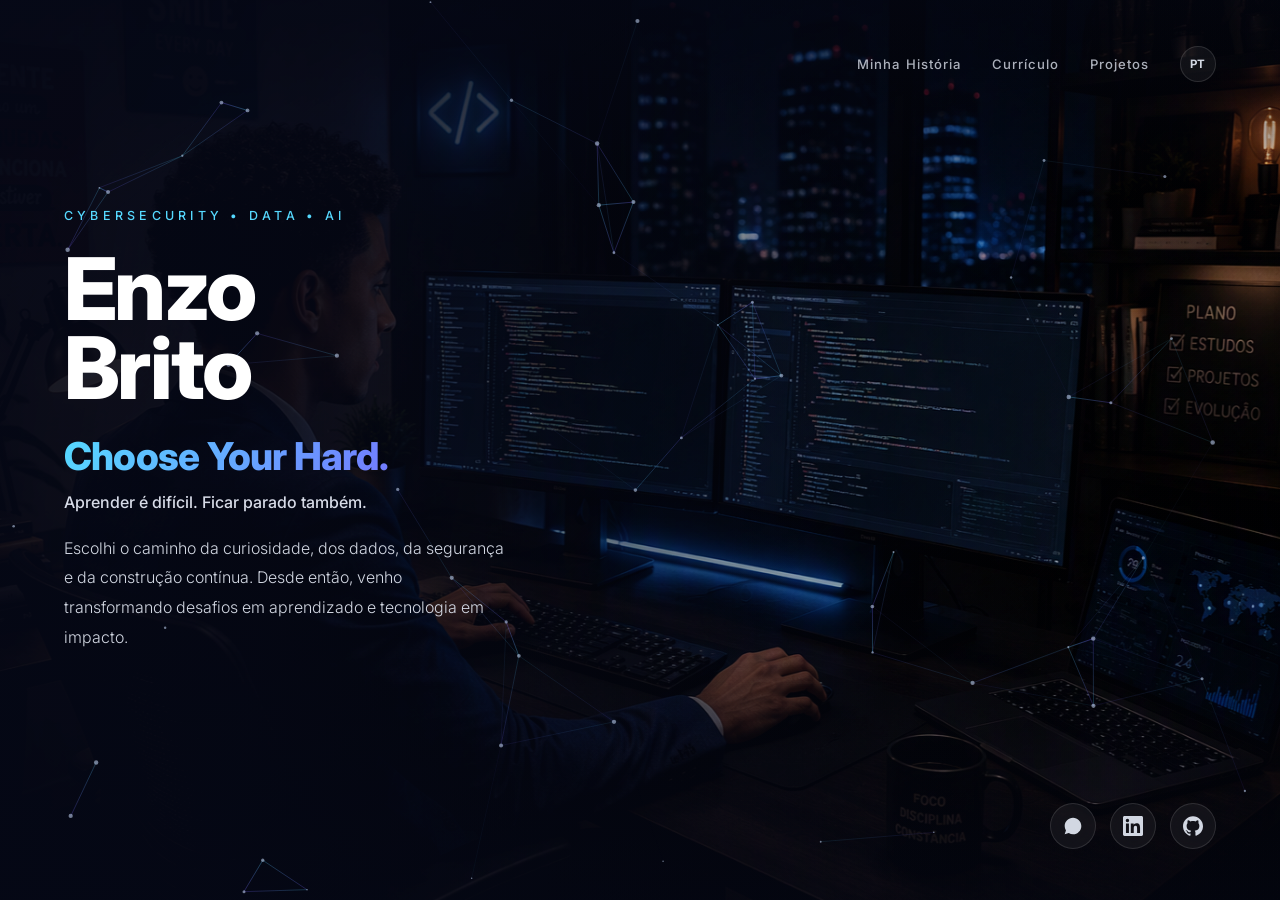
<file: Index.html>
<html lang="pt-BR">
<head>
  <meta charset="UTF-8">
  <meta name="viewport" content="width=device-width, initial-scale=1.0">
  <meta name="description" content="Portfólio - Building My Path. Jornada em Cybersecurity, Data Analytics, IA e Engenharia de Dados.">
  <meta name="theme-color" content="#050816">
  <title>Portfólio – Building My Path</title>
  <link rel="preconnect" href="https://fonts.googleapis.com">
  <link rel="preconnect" href="https://fonts.gstatic.com" crossorigin>
  <link href="https://fonts.googleapis.com/css2?family=Inter:wght@300;400;500;600;700;800&display=swap" rel="stylesheet">
  <link rel="stylesheet" href="css/styles.css">
  <script>try { if (localStorage.getItem('theme') === 'light') document.documentElement.dataset.theme = 'light'; } catch (e) {}</script>
  <noscript>
    <style>.reveal { opacity: 1; transform: none; }</style>
  </noscript>
</head>
<body>
  <section class="hero" id="inicio">
    <!-- Imagem em tela cheia + overlays suaves -->
    <div class="hero_media" data-parallax="1" aria-hidden="true"></div>
    <div class="hero_overlay" aria-hidden="true"></div>
    <!-- Navbar transparente (topo direito) -->
    <nav class="navbar reveal" aria-label="Navegação">
      <a href="MinhaHistoria.html" class="navbar_link" data-i18n="navHistory">Minha História</a>
      <a href="Curriculo.html" class="navbar_link" data-i18n="navResume">Currículo</a>
      <a href="Projetos.html" class="navbar_link" data-i18n="navProjects">Projetos</a>
      <button type="button" class="nav-toggle" aria-label="Abrir menu" aria-expanded="false">☰</button>
      <div class="site-controls">
        <button type="button" class="lang-toggle" aria-label="Idioma / Language">PT</button>
      </div>
    </nav>
    <!-- Conteúdo principal (lado esquerdo) -->
    <div class="content" data-parallax="0.25">
      <span class="badge reveal">Cybersecurity • Data • AI</span>
      <h1 class="title reveal">
        Enzo<br>
        Brito
      </h1>
      <p class="description reveal" data-i18n-html="heroDesc">
        <strong class="hero-lead">Choose Your Hard.</strong>
        <span class="hero-sub">Aprender é difícil. Ficar parado também.</span>
        Escolhi o caminho da curiosidade, dos dados, da segurança e da construção contínua. Desde então, venho transformando desafios em aprendizado e tecnologia em impacto.
      </p>
    </div>
    <!-- Redes sociais (inferior direito) -->
    <div class="social reveal">
      <a href="https://wa.me/11964835563" class="social_icon" target="_blank" rel="noopener noreferrer" aria-label="WhatsApp">
        <svg viewBox="0 0 24 24" aria-hidden="true" focusable="false">
          <path d="M12.03 2C6.48 2 2 6.48 2 12.03c0 1.96.56 3.77 1.53 5.3L2 22l4.93-1.52A10.01 10.01 0 0 0 12.03 22h.01C17.58 22 22 17.52 22 12.03 22 6.48 17.52 2 12.03 2zm3.2 14.44c-.16.45-.92.87-1.27.93-.33.05-.72.07-1.63-.15-1.29-.33-2.15-.96-3.09-1.64-.42-.33-.9-.71-1.14-1.14-.23-.39-.5-1.1-.52-1.49-.03-.4.16-.59.44-.86.26-.25.57-.63.8-.95.2-.3.14-.54-.03-.78-.16-.23-.8-1.89-1.1-2.6-.29-.69-.58-.6-.8-.61-.2-.01-.43-.01-.66-.01-.23 0-.6.08-.92.38-.31.29-1.11 1.08-1.11 2.64 0 1.56 1.14 3.06 1.3 3.27.18.25 2.24 3.43 5.41 4.8.75.32 1.33.51 1.79.65.75.23 1.43.2 1.97.12.6-.09 1.88-.77 2.14-1.51.26-.73.26-1.36.18-1.51-.09-.16-.33-.26-.7-.43z"/>
        </svg>
      </a>
      <a href="https://www.linkedin.com/in/enzo-oliveira-127a72228/" class="social_icon" target="_blank" rel="noopener noreferrer" aria-label="LinkedIn">
        <svg viewBox="0 0 24 24" aria-hidden="true" focusable="false">
          <path d="M20.447 20.452h-3.554v-5.569c0-1.328-.027-3.037-1.852-3.037-1.853 0-2.136 1.445-2.136 2.939v5.667H9.351V9h3.414v1.561h.046c.477-.9 1.637-1.85 3.37-1.85 3.601 0 4.267 2.37 4.267 5.455v6.286zM5.337 7.433a2.062 2.062 0 01-2.063-2.065 2.064 2.064 0 112.063 2.065zm1.782 13.019H3.555V9h3.564v11.452zM22.225 0H1.771C.792 0 0 .774 0 1.729v20.542C0 23.227.792 24 1.771 24h20.451C23.2 24 24 23.227 24 22.271V1.729C24 .774 23.2 0 22.222 0z"/>
        </svg>
      </a>
      <a href="https://github.com/oliveiraenzo" class="social_icon" target="_blank" rel="noopener noreferrer" aria-label="GitHub">
        <svg viewBox="0 0 24 24" aria-hidden="true" focusable="false">
          <path d="M12 .297c-6.63 0-12 5.373-12 12 0 5.303 3.438 9.8 8.205 11.385.6.113.82-.258.82-.577 0-.285-.01-1.04-.015-2.04-3.338.724-4.042-1.61-4.042-1.61C4.422 18.07 3.633 17.7 3.633 17.7c-1.087-.744.084-.729.084-.729 1.205.084 1.838 1.236 1.838 1.236 1.07 1.835 2.809 1.305 3.495.998.108-.776.417-1.305.76-1.605-2.665-.3-5.466-1.332-5.466-5.93 0-1.31.465-2.38 1.235-3.22-.135-.303-.54-1.523.105-3.176 0 0 1.005-.322 3.3 1.23.96-.267 1.98-.399 3-.405 1.02.006 2.04.138 3 .405 2.28-1.552 3.285-1.23 3.285-1.23.645 1.653.24 2.873.12 3.176.765.84 1.23 1.91 1.23 3.22 0 4.61-2.805 5.625-5.475 5.92.42.36.81 1.096.81 2.22 0 1.606-.015 2.896-.015 3.286 0 .315.21.69.825.57C20.565 22.092 24 17.592 24 12.297c0-6.627-5.373-12-12-12z"/>
        </svg>
      </a>
    </div>
  </section>
  <script src="js/script.js"></script>
  <script src="js/site.js"></script>
  <script src="js/effects.js"></script>
</body>
</html>
</file>
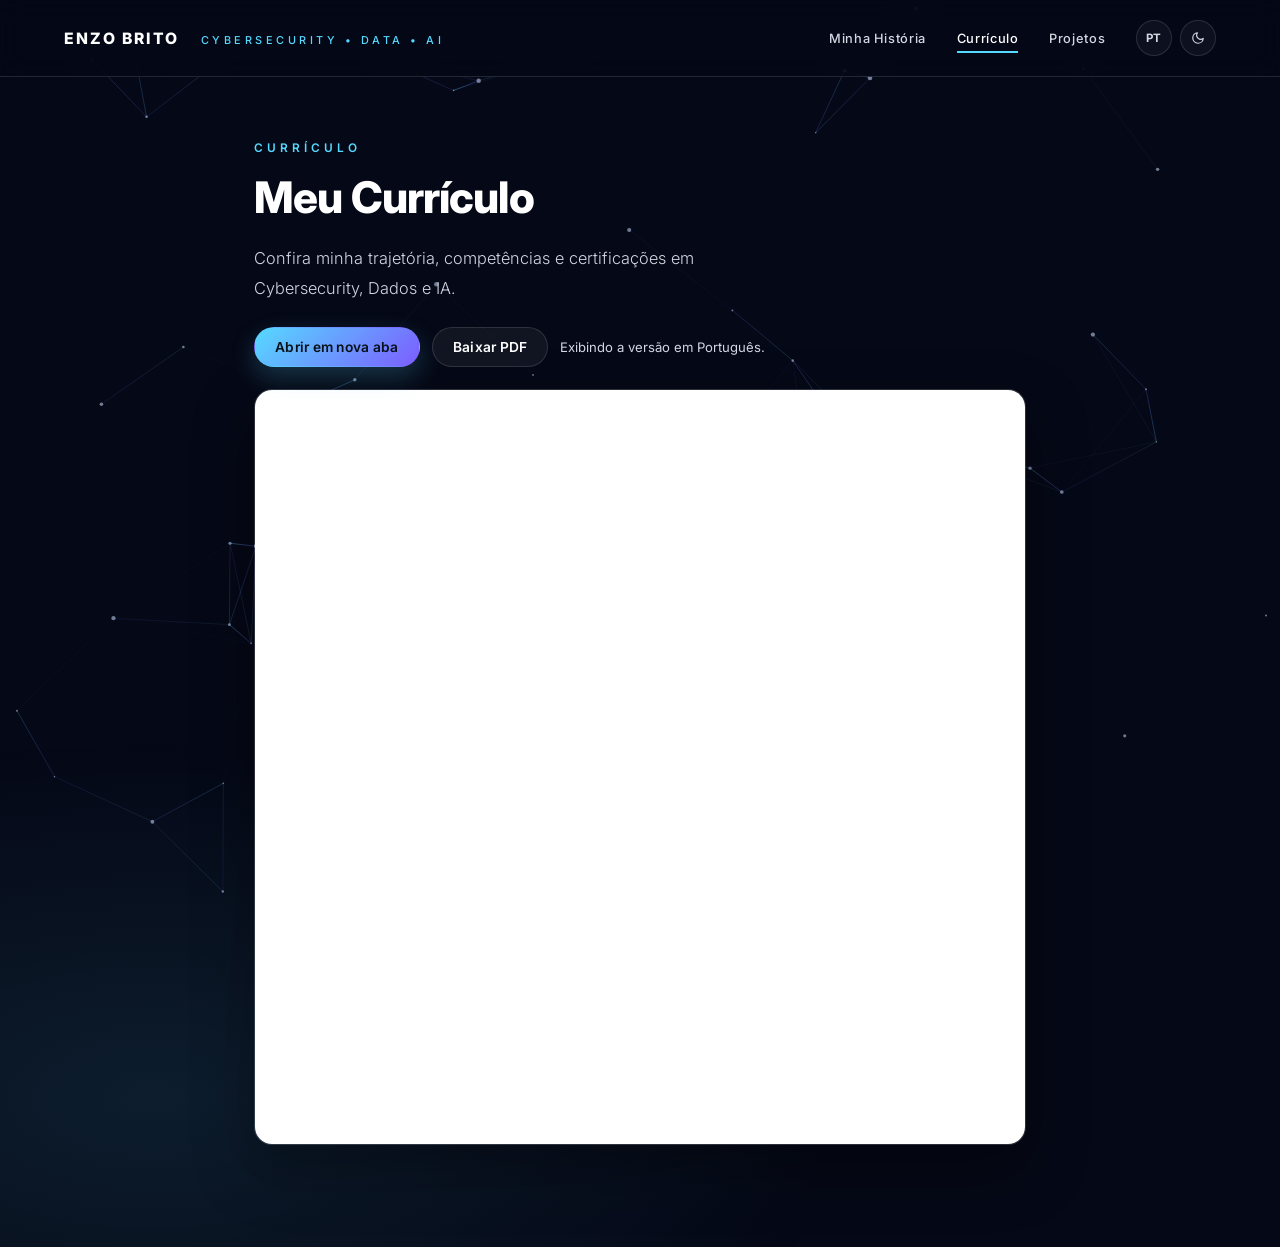
<file: Curriculo.html>
<!DOCTYPE html>
<html lang="pt-BR">
<head>
  <meta charset="UTF-8">
  <meta name="viewport" content="width=device-width, initial-scale=1.0">
  <meta name="description" content="Currículo - Enzo Brito.">
  <meta name="theme-color" content="#050816">
  <title>Currículo - Enzo Brito</title>
  <link rel="preconnect" href="https://fonts.googleapis.com">
  <link rel="preconnect" href="https://fonts.gstatic.com" crossorigin>
  <link href="https://fonts.googleapis.com/css2?family=Inter:wght@300;400;500;600;700;800&display=swap" rel="stylesheet">
  <link rel="stylesheet" href="css/styles.css">
  <link rel="stylesheet" href="css/historia.css">
  <script>try { if (localStorage.getItem('theme') === 'light') document.documentElement.dataset.theme = 'light'; } catch (e) {}</script>
  <noscript>
    <style>.reveal { opacity: 1; transform: none; }</style>
  </noscript>
</head>
<body>
  <header class="mh-header">
    <div class="brand">
      <a href="index.html" class="brand_name">ENZO BRITO</a>
      <span class="brand_tag">Cybersecurity • Data • AI</span>
    </div>
    <nav class="mh-nav" aria-label="Navegação">
      <a href="MinhaHistoria.html" class="mh-nav_link" data-i18n="navHistory">Minha História</a>
      <a href="Curriculo.html" class="mh-nav_link is-active" aria-current="page" data-i18n="navResume">Currículo</a>
      <a href="Projetos.html" class="mh-nav_link" data-i18n="navProjects">Projetos</a>
      <button type="button" class="nav-toggle" aria-label="Abrir menu" aria-expanded="false">☰</button>
      <div class="site-controls">
        <button type="button" class="lang-toggle" aria-label="Idioma / Language">PT</button>
        <button id="themeToggle" class="theme-toggle" type="button" aria-label="Alternar tema" aria-pressed="false">
          <svg class="icon-moon" viewBox="0 0 24 24" aria-hidden="true"><path d="M21 12.79A9 9 0 1 1 11.21 3 7 7 0 0 0 21 12.79z" /></svg>
          <svg class="icon-sun" viewBox="0 0 24 24" aria-hidden="true"><circle cx="12" cy="12" r="5" /><path d="M12 1v2" /><path d="M12 21v2" /><path d="M4.22 4.22l1.42 1.42" /><path d="M18.36 18.36l1.42 1.42" /><path d="M1 12h2" /><path d="M21 12h2" /><path d="M4.22 19.78l1.42-1.42" /><path d="M18.36 5.64l1.42-1.42" /></svg>
        </button>
      </div>
    </nav>
  </header>
  <main class="mh-main">
    <div class="wrap">
      <section class="cv">
        <p class="intro_eyebrow reveal" data-i18n="navResume">Currículo</p>
        <h1 class="intro_title reveal" style="--1:1" data-i18n="cvTitle">Meu Currículo</h1>
        <p class="intro_desc reveal" style="--1:2" data-i18n="cvLead">Confira minha trajetória, competências e certificações em Cybersecurity, Dados e IA.</p>
        <div class="cv_actions reveal" style="--1:3">
          <a id="cvOpen" class="cv_btn cv_btn--primary" href="assets/Curriculo/Enzo_Brito_Cybersecurity_CV_PT1.pdf" target="_blank" rel="noopener noreferrer" data-i18n="cvOpen">Abrir em nova aba</a>
          <a id="cvDownload" class="cv_btn" href="assets/Curriculo/Enzo_Brito_Cybersecurity_CV_PT1.pdf" download data-i18n="cvDownloadLabel">Baixar PDF</a>
          <span class="cv_version" data-i18n="cvVersion">Exibindo a versão em Português.</span>
        </div>
        <div class="cv_viewer reveal" style="--1:4">
          <iframe id="cvFrame" src="assets/Curriculo/Enzo_Brito_Cybersecurity_CV_PT1.pdf#view=FitH" title="Currículo Enzo Brito" loading="lazy"></iframe>
        </div>
      </section>
    </div>
  </main>
  <script src="js/script.js"></script>
  <script src="js/site.js"></script>
  <script src="js/effects.js"></script>
</body>
</html>
</file>
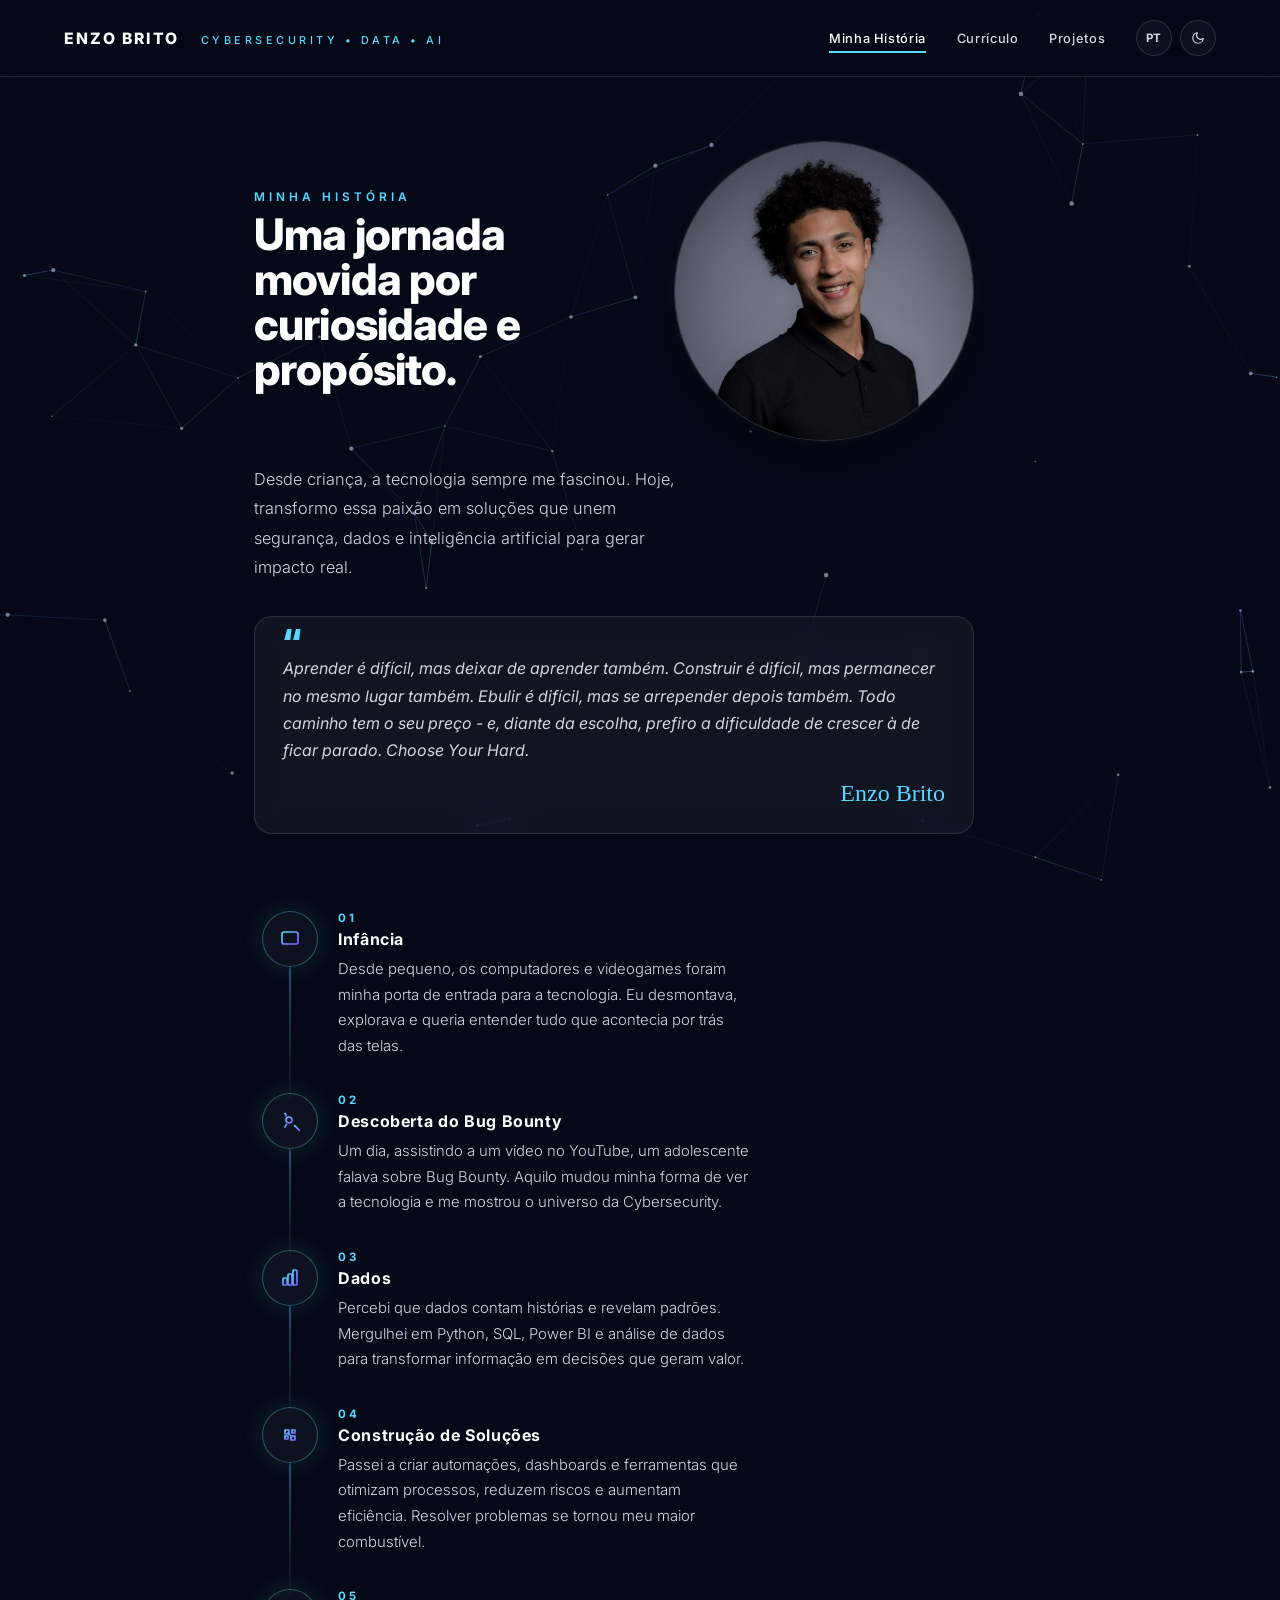
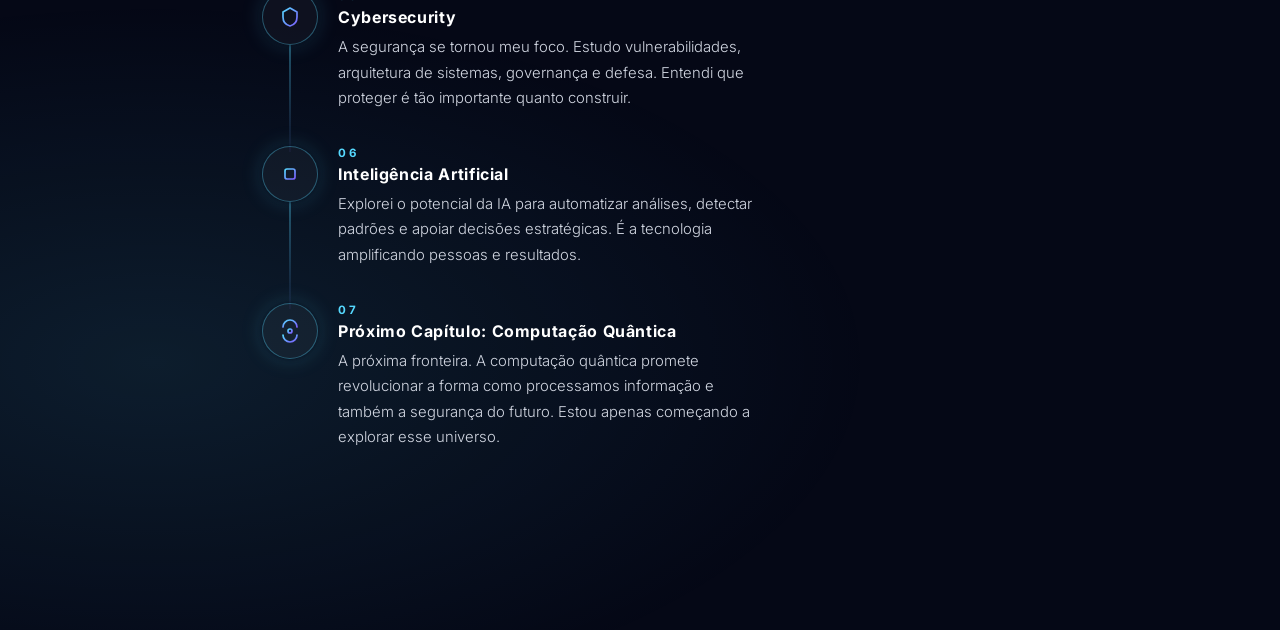
<file: MinhaHistoria.html>
<html lang="pt-BR">
<head>
  <meta charset="UTF-8">
  <meta name="viewport" content="width=device-width, initial-scale=1.0">
  <meta name="description" content="Minha História - Enzo Brito. Uma jornada movida por curiosidade e propósito, unindo Cybersecurity, Dados e IA.">
  <meta name="theme-color" content="#050816">
  <title>Minha História - Enzo Brito</title>
  <link rel="preconnect" href="https://fonts.googleapis.com">
  <link rel="preconnect" href="https://fonts.gstatic.com" crossorigin>
  <link href="https://fonts.googleapis.com/css2?family=Inter:wght@300;400;500;600;700;800&display=swap" rel="stylesheet">
  <link rel="stylesheet" href="css/styles.css">
  <link rel="stylesheet" href="css/historia.css">
  <script>try { if (localStorage.getItem('theme') === 'light') document.documentElement.dataset.theme = 'light'; } catch (e) {}</script>
  <noscript>
    <style>.reveal { opacity: 1; transform: none; }</style>
  </noscript>
</head>
<body>
  <!-- Gradiente reutilizado pelos ícones (stroke) -->
  <svg width="0" height="0" style="position:absolute" aria-hidden="true">
    <defs>
      <linearGradient id="mhgrad" x1="0" y1="0" x2="1" y2="1">
        <stop offset="0" stop-color="#56d9ff" />
        <stop offset="1" stop-color="#7c5dff" />
      </linearGradient>
    </defs>
  </svg>
  <header class="mh-header">
    <div class="brand">
      <a href="index.html" class="brand_name">ENZO BRITO</a>
      <span class="brand_tag">Cybersecurity • Data • AI</span>
    </div>
    <nav class="mh-nav" aria-label="Navegação">
      <a href="MinhaHistoria.html" class="mh-nav_link is-active" aria-current="page" data-i18n="navHistory">Minha História</a>
      <a href="Curriculo.html" class="mh-nav_link" data-i18n="navResume">Currículo</a>
      <a href="Projetos.html" class="mh-nav_link" data-i18n="navProjects">Projetos</a>
      <button type="button" class="nav-toggle" aria-label="Abrir menu" aria-expanded="false">☰</button>
      <div class="site-controls">
        <button type="button" class="lang-toggle" aria-label="Idioma / Language">PT</button>
        <button id="themeToggle" class="theme-toggle" type="button" aria-label="Alternar tema" aria-pressed="false">
          <svg class="icon-moon" viewBox="0 0 24 24" aria-hidden="true"><path d="M21 12.79A9 9 0 1 1 11.21 3 7 7 0 0 0 21 12.79z" /></svg>
          <svg class="icon-sun" viewBox="0 0 24 24" aria-hidden="true"><circle cx="12" cy="12" r="5" /><path d="M12 1v2" /><path d="M12 21v2" /><path d="M4.22 4.22l1.42 1.42" /><path d="M18.36 18.36l1.42 1.42" /><path d="M1 12h2" /><path d="M21 12h2" /><path d="M4.22 19.78l1.42-1.42" /><path d="M18.36 5.64l1.42-1.42" /></svg>
        </button>
      </div>
    </nav>
  </header>
  <main class="mh-main">
    <div class="wrap">
      <!-- Coluna esquerda -->
      <section class="intro">
        <div class="intro_head reveal">
          <img class="intro_photo" src="assets/Foto perfil.jpeg" alt="Foto de Enzo Brito" width="132" height="132" decoding="async">
          <div class="intro_headtext">
            <p class="intro_eyebrow" data-i18n="navHistory">Minha História</p>
            <h1 class="intro_title" data-i18n="introTitle">Uma jornada movida por curiosidade e propósito.</h1>
          </div>
        </div>
        <p class="intro_desc reveal" style="--1:2" data-i18n="introDesc">Desde criança, a tecnologia sempre me fascinou. Hoje, transformo essa paixão em soluções que unem segurança, dados e inteligência artificial para gerar impacto real.</p>
        <figure class="quote reveal" style="--1:3">
          <span class="quote_mark">“</span>
          <blockquote class="quote_text" data-i18n="quoteText">Aprender é difícil, mas deixar de aprender também. Construir é difícil, mas permanecer no mesmo lugar também. Ebulir é difícil, mas se arrepender depois também. Todo caminho tem o seu preço - e, diante da escolha, prefiro a dificuldade de crescer à de ficar parado. Choose Your Hard.</blockquote>
          <figcaption class="quote_sign" data-i18n="quoteSign">Enzo Brito</figcaption>
        </figure>
      </section>
      <!-- Coluna central: timeline -->
      <section class="timeline" aria-label="Linha do tempo">
        <article class="tl-item reveal" style="--1:0">
          <span class="tl-icon"><svg viewBox="0 0 24 24"><rect x="4" y="5" width="16" height="12" rx="2" /><path d="M8 19h8" /><path d="M12 17v2" /></svg></span>
          <div>
            <p class="tl-num">01</p>
            <h2 class="tl-title" data-i18n="t1Title">Infância</h2>
            <p class="tl-desc" data-i18n="t1Desc">Desde pequeno, os computadores e videogames foram minha porta de entrada para a tecnologia. Eu desmontava, explorava e queria entender tudo que acontecia por trás das telas.</p>
          </div>
        </article>
        <article class="tl-item reveal" style="--1:1">
          <span class="tl-icon"><svg viewBox="0 0 24 24"><circle cx="11" cy="11" r="3" /><path d="M16.65 16.65l4.7 4.7" /><path d="M12 4v3" /><path d="M7 4.5l1.5 2.5" /><path d="M4.5 12h3" /><path d="M7 18l1.5-2.5" /></svg></span>
          <div>
            <p class="tl-num">02</p>
            <h2 class="tl-title" data-i18n="t2Title">Descoberta do Bug Bounty</h2>
            <p class="tl-desc" data-i18n="t2Desc">Um dia, assistindo a um vídeo no YouTube, um adolescente falava sobre Bug Bounty. Aquilo mudou minha forma de ver a tecnologia e me mostrou o universo da Cybersecurity.</p>
          </div>
        </article>
        <article class="tl-item reveal" style="--1:2">
          <span class="tl-icon"><svg viewBox="0 0 24 24"><rect x="5" y="12" width="4" height="7" rx="1" /><rect x="10" y="8" width="4" height="11" rx="1" /><rect x="15" y="4" width="4" height="15" rx="1" /></svg></span>
          <div>
            <p class="tl-num">03</p>
            <h2 class="tl-title" data-i18n="t3Title">Dados</h2>
            <p class="tl-desc" data-i18n="t3Desc">Percebi que dados contam histórias e revelam padrões. Mergulhei em Python, SQL, Power BI e análise de dados para transformar informação em decisões que geram valor.</p>
          </div>
        </article>
        <article class="tl-item reveal" style="--1:3">
          <span class="tl-icon"><svg viewBox="0 0 24 24"><path d="M7 7h4v4H7z" /><path d="M13 13h4v4h-4z" /><path d="M7 13h3v3H7z" /><path d="M14 7h3v3h-3z" /><path d="M10 10l4 4" /></svg></span>
          <div>
            <p class="tl-num">04</p>
            <h2 class="tl-title" data-i18n="t4Title">Construção de Soluções</h2>
            <p class="tl-desc" data-i18n="t4Desc">Passei a criar automações, dashboards e ferramentas que otimizam processos, reduzem riscos e aumentam eficiência. Resolver problemas se tornou meu maior combustível.</p>
          </div>
        </article>
        <article class="tl-item reveal" style="--1:4">
          <span class="tl-icon"><svg viewBox="0 0 24 24"><path d="M12 3l7 4v5c0 5-3 8-7 9-4-1-7-4-7-9V7z" /><path d="M12 11v3" /><path d="M10 15h4" /></svg></span>
          <div>
            <p class="tl-num">05</p>
            <h2 class="tl-title" data-i18n="t5Title">Cybersecurity</h2>
            <p class="tl-desc" data-i18n="t5Desc">A segurança se tornou meu foco. Estudo vulnerabilidades, arquitetura de sistemas, governança e defesa. Entendi que proteger é tão importante quanto construir.</p>
          </div>
        </article>
        <article class="tl-item reveal" style="--1:5">
          <span class="tl-icon"><svg viewBox="0 0 24 24"><rect x="7" y="7" width="10" height="10" rx="2" /><path d="M12 5v-2" /><path d="M12 21v2" /><path d="M5 12H3" /><path d="M21 12h-2" /></svg></span>
          <div>
            <p class="tl-num">06</p>
            <h2 class="tl-title" data-i18n="t6Title">Inteligência Artificial</h2>
            <p class="tl-desc" data-i18n="t6Desc">Explorei o potencial da IA para automatizar análises, detectar padrões e apoiar decisões estratégicas. É a tecnologia amplificando pessoas e resultados.</p>
          </div>
        </article>
        <article id="cap-07" class="tl-item reveal" style="--1:6">
          <span class="tl-icon"><svg viewBox="0 0 24 24"><circle cx="12" cy="12" r="2" /><path d="M5 8a7 7 0 0 1 14 0" /><path d="M5 16a7 7 0 0 0 14 0" /><path d="M12 4v4" /><path d="M12 16v4" /></svg></span>
          <div>
            <p class="tl-num">07</p>
            <h2 class="tl-title" data-i18n="t7Title">Próximo Capítulo: Computação Quântica</h2>
            <p class="tl-desc" data-i18n="t7Desc">A próxima fronteira. A computação quântica promete revolucionar a forma como processamos informação e também a segurança do futuro. Estou apenas começando a explorar esse universo.</p>
          </div>
        </article>
      </section>
    </div>
  </main>
  <script src="js/script.js"></script>
  <script src="js/site.js"></script>
  <script src="js/effects.js"></script>
</body>
</html>
</file>
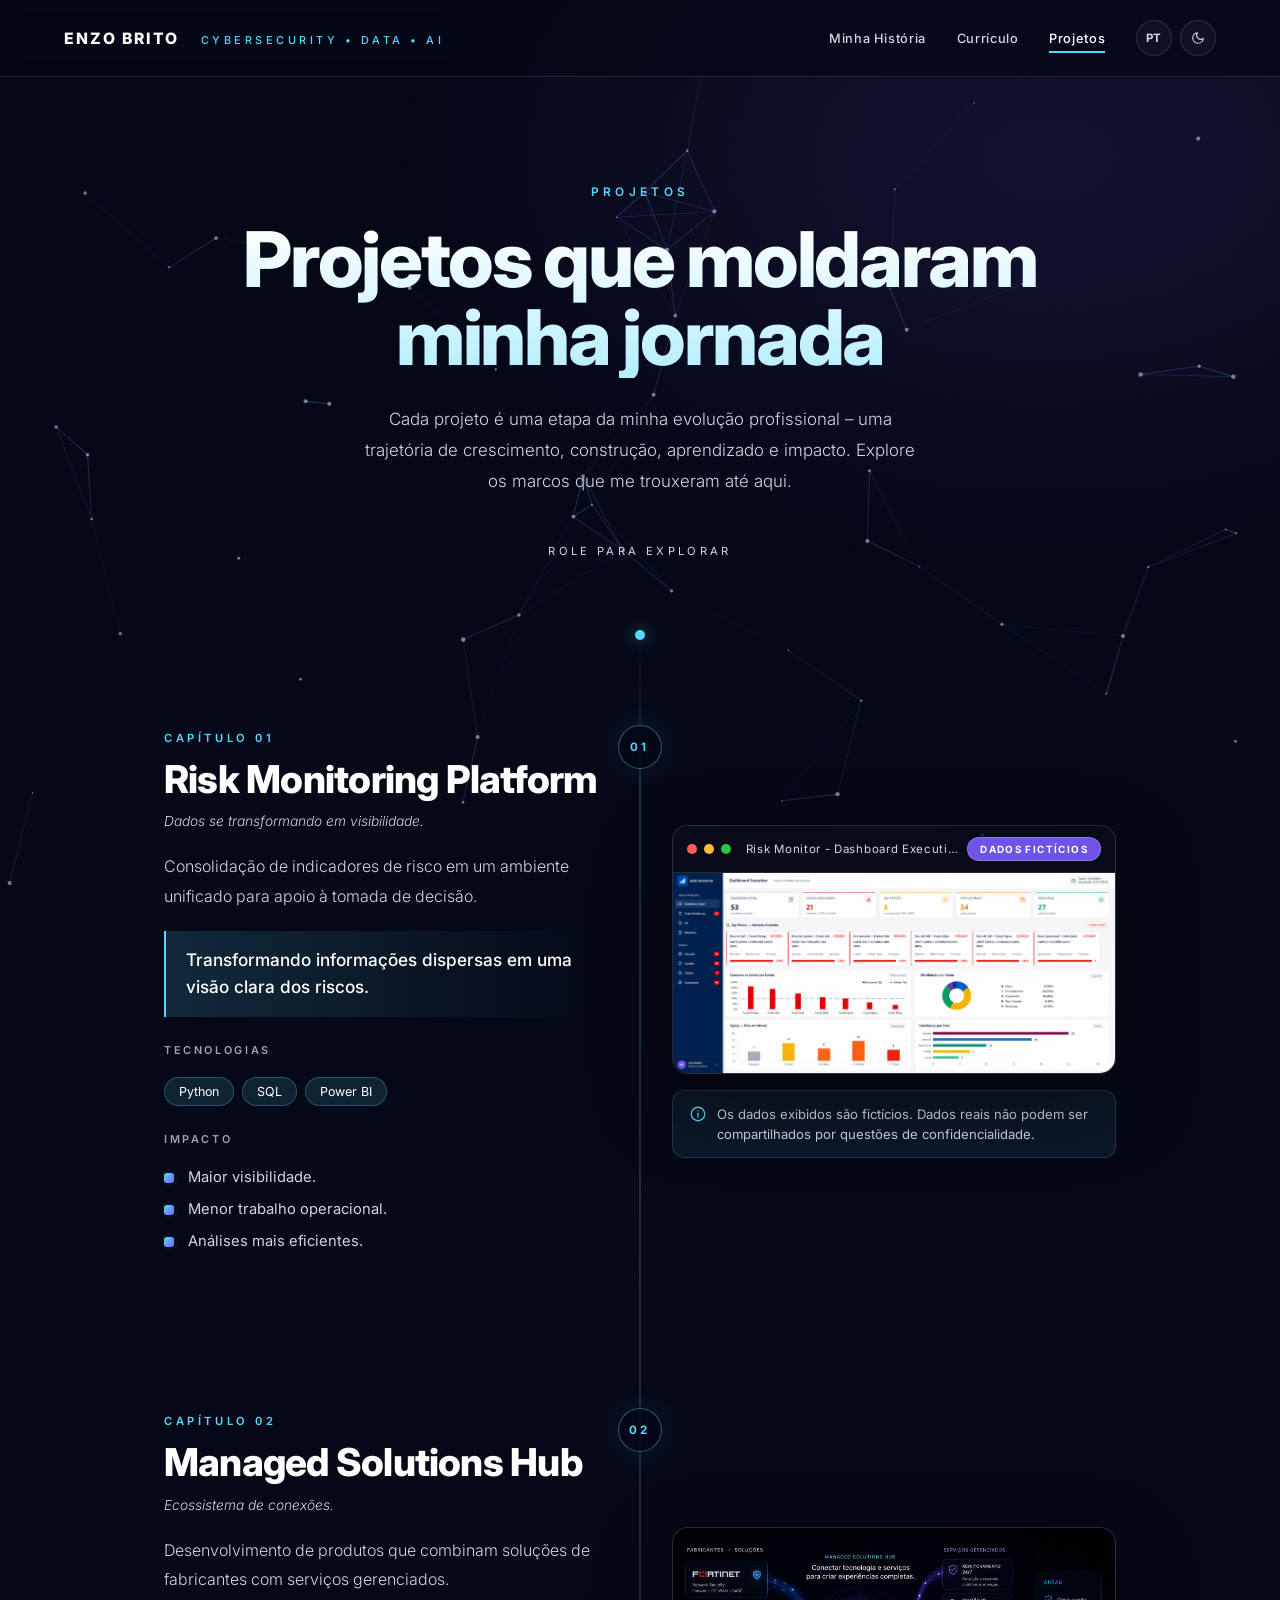
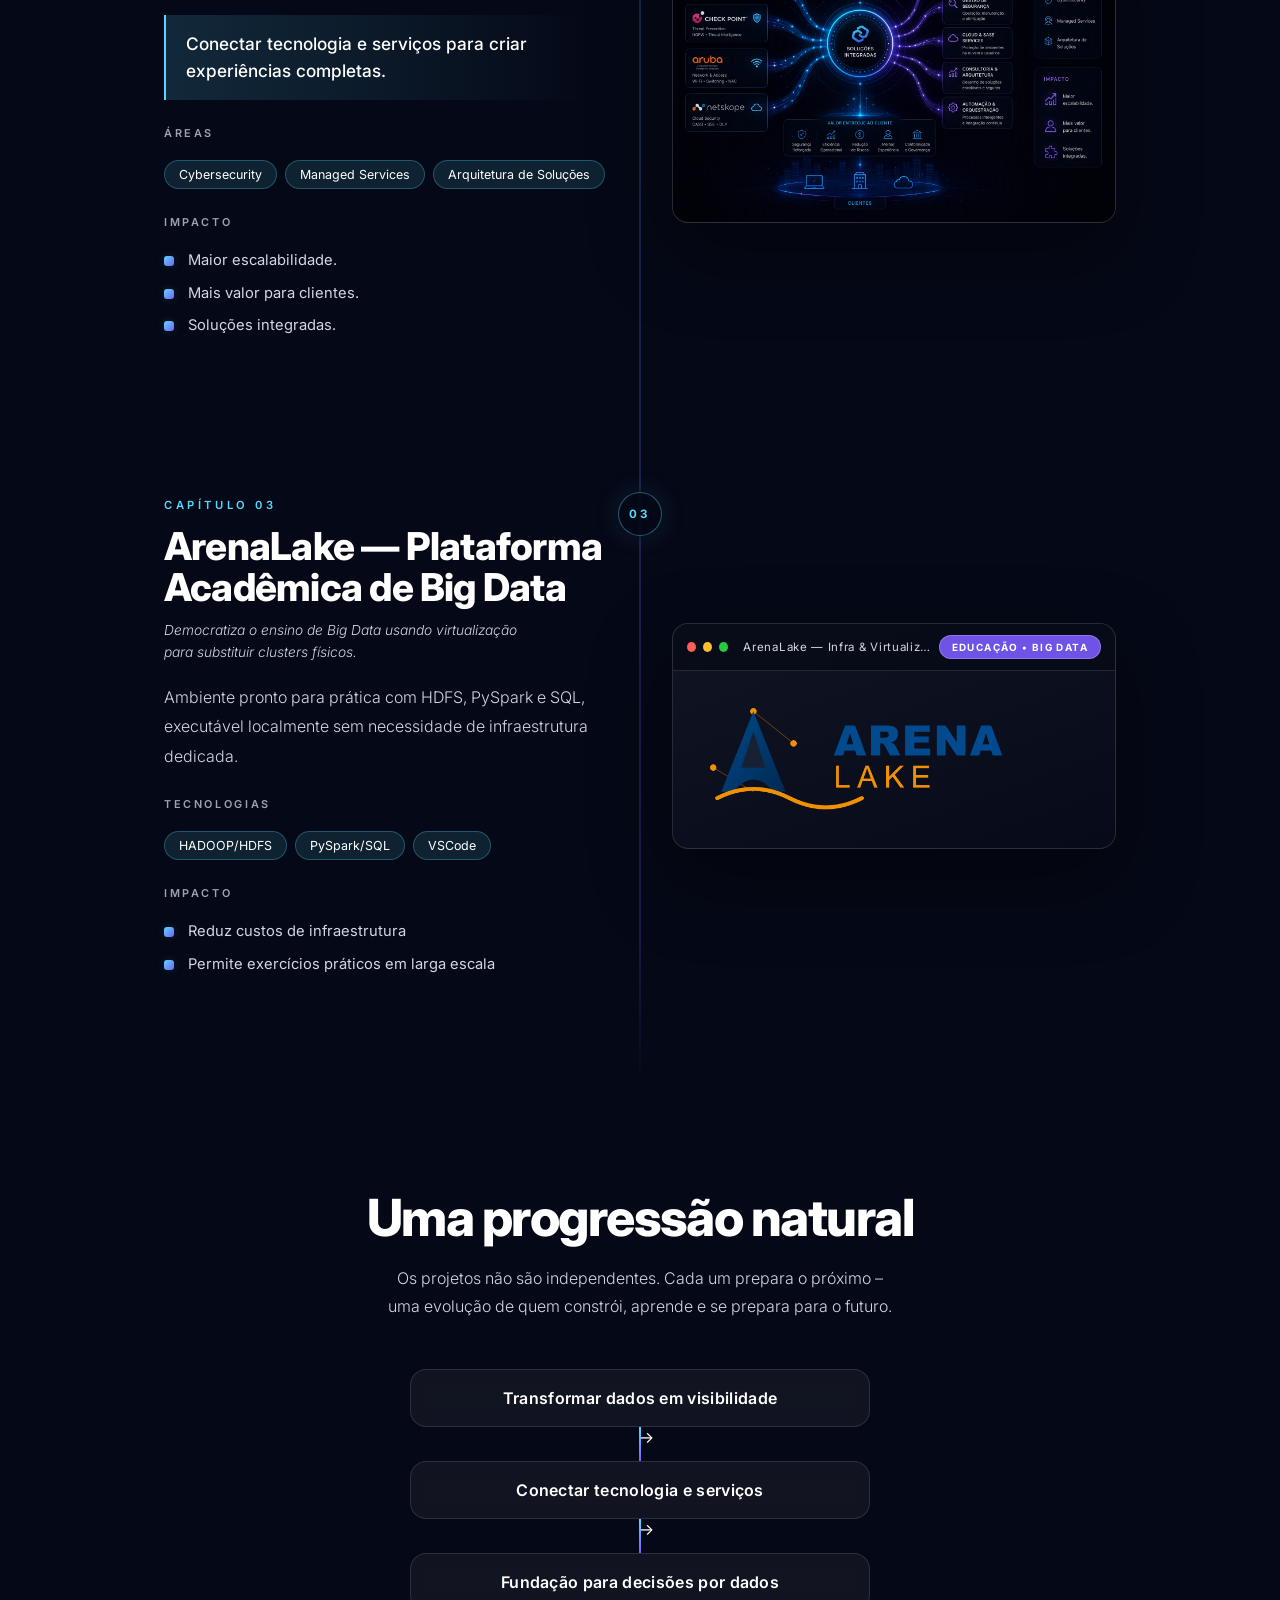
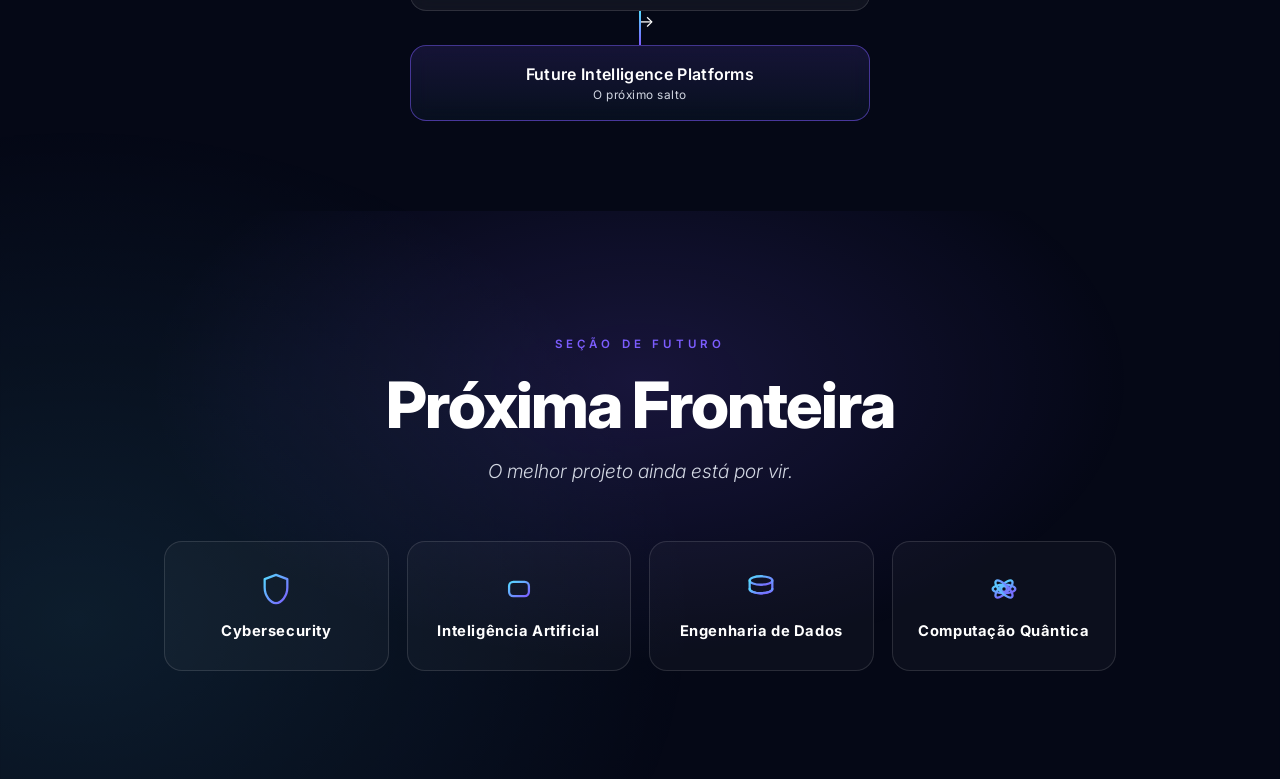
<file: Projetos.html>
<html lang="pt-BR">
<head>
  <meta charset="UTF-8">
  <meta name="viewport" content="width=device-width, initial-scale=1.0">
  <meta name="theme-color" content="#050816">
  <title>Projetos - Enzo Brito</title>
  <link rel="preconnect" href="https://fonts.googleapis.com">
  <link rel="preconnect" href="https://fonts.gstatic.com" crossorigin>
  <link href="https://fonts.googleapis.com/css2?family=Inter:wght@300;400;500;600;700;800&display=swap" rel="stylesheet">
  <link rel="stylesheet" href="css/styles.css">
  <link rel="stylesheet" href="css/historia.css">
  <link rel="stylesheet" href="css/projetos.css">
  <script>try { if (localStorage.getItem('theme') === 'light') document.documentElement.dataset.theme = 'light'; } catch (e) {}</script>
  <noscript>
    <style>.reveal { opacity: 1; transform: none; }</style>
  </noscript>
</head>
<body class="pj-body">
  <!-- Gradiente reutilizado pelos ícones/visuais (stroke) -->
  <svg width="0" height="0" style="position:absolute" aria-hidden="true">
    <defs>
      <linearGradient id="pjgrad" x1="0" y1="0" x2="1" y2="1">
        <stop offset="0" stop-color="#56d9ff" />
        <stop offset="1" stop-color="#7c5dff" />
      </linearGradient>
    </defs>
  </svg>
  <!-- Progresso de rolagem cinematográfico -->
  <div class="pj-progress" aria-hidden="true"><span></span><span></span></div>
  <header class="mh-header">
    <div class="brand">
      <a href="index.html" class="brand_name">ENZO BRITO</a>
      <span class="brand_tag">Cybersecurity • Data • AI</span>
    </div>
    <nav class="mh-nav" aria-label="Navegação">
      <a href="MinhaHistoria.html" class="mh-nav_link" data-i18n="navHistory">Minha História</a>
      <a href="Curriculo.html" class="mh-nav_link" data-i18n="navResume">Currículo</a>
      <a href="Projetos.html" class="mh-nav_link is-active" aria-current="page" data-i18n="navProjects">Projetos</a>
      <button type="button" class="nav-toggle" aria-label="Abrir menu" aria-expanded="false">☰</button>
      <div class="site-controls">
        <button type="button" class="lang-toggle" aria-label="Idioma / Language">PT</button>
        <button id="themeToggle" class="theme-toggle" type="button" aria-label="Alternar tema" aria-pressed="false">
          <svg class="icon-moon" viewBox="0 0 24 24" aria-hidden="true"><path d="M21 12.79A9 9 0 1 1 11.21 3 7 7 0 0 0 21 12.79z" /></svg>
          <svg class="icon-sun" viewBox="0 0 24 24" aria-hidden="true"><circle cx="12" cy="12" r="5" /><path d="M12 1v2" /><path d="M12 21v2" /><path d="M4.22 4.22l1.42 1.42" /><path d="M18.36 18.36l1.42 1.42" /><path d="M1 12h2" /><path d="M21 12h2" /><path d="M4.22 19.78l1.42-1.42" /><path d="M18.36 5.64l1.42-1.42" /></svg>
        </button>
      </div>
    </nav>
  </header>
  <main>
    <!-- ==================== INTRO EDITORIAL ==================== -->
    <section class="pj-hero">
      <div class="pj-wrap">
        <p class="pj-hero_eyebrow reveal" data-i18n="navProjects">Projetos</p>
        <h1 class="pj-hero_title reveal" style="--1:1" data-i18n="pjHeroTitle">Projetos que moldaram minha jornada</h1>
        <p class="pj-hero_desc reveal" style="--1:2" data-i18n="pjHeroDesc">Cada projeto é uma etapa da minha evolução profissional – uma trajetória de crescimento, construção, aprendizado e impacto. Explore os marcos que me trouxeram até aqui.</p>
        <span class="pj-hero_scroll reveal" style="--1:3" data-i18n="pjScroll">Role para explorar<span>↓</span></span>
      </div>
    </section>
    <!-- ==================== TIMELINE DE CAPÍTULOS ==================== -->
    <div class="pj-timeline">
      <span class="pj-timeline_spark" aria-hidden="true"></span>
      <!-- Projeto 01 -->
      <section class="pj-chapter" aria-labelledby="pj1-title">
        <span class="pj-node" aria-hidden="true">01</span>
        <div class="pj-wrap">
          <div class="pj-chapter_grid">
            <div class="pj-chapter_text reveal">
              <p class="pj-chapter_eyebrow" data-i18n="pj1Kicker">Capítulo 01</p>
              <h2 class="pj-chapter_title" id="pj1-title" data-i18n="pj1Title">Risk Monitoring Platform</h2>
              <p class="pj-chapter_theme" data-i18n="pj1Theme">Dados se transformando em visibilidade.</p>
              <p class="pj-chapter_narrative" data-i18n="pj1Narrative">Consolidação de indicadores de risco em um ambiente unificado para apoio à tomada de decisão.</p>
              <p class="pj-chapter_message" data-i18n="pj1Message">Transformando informações dispersas em uma visão clara dos riscos.</p>
              <div class="pj-meta">
                <p class="pj-meta_label" data-i18n="pjLabelTech">Tecnologias</p>
                <div class="pj-chips"><span>Python</span><span>SQL</span><span>Power BI</span></div>
              </div>
              <div class="pj-meta">
                <p class="pj-meta_label" data-i18n="pjLabelImpact">Impacto</p>
                <ul class="pj-impact">
                  <li data-i18n="pj1Imp1">Maior visibilidade.</li>
                  <li data-i18n="pj1Imp2">Menor trabalho operacional.</li>
                  <li data-i18n="pj1Imp3">Análises mais eficientes.</li>
                </ul>
              </div>
            </div>
            <div class="pj-chapter_visual reveal" style="--1:1">
              <figure class="pj-shot">
                <div class="pj-shot_bar">
                  <i></i><i></i><i></i>
                  <span class="pj-shot_title">Risk Monitor - Dashboard Executivo</span>
                  <span class="pj-shot_badge" data-i18n="pjShotBadge">Dados fictícios</span>
                </div>
                <img class="pj-shot_img" src="assets/RiskMonitor.png" alt="Dashboard executivo da Risk Monitoring Platform com indicadores de risco (dados fictícios)" loading="lazy" decoding="async">
              </figure>
              <p class="pj-shot_note">
                <svg viewBox="0 0 24 24" aria-hidden="true"><circle cx="12" cy="12" r="9" /><line x1="12" y1="11" x2="12" y2="16" /><line x1="12" y1="8" x2="12.01" y2="8" /></svg>
                <span data-i18n="pj1Disclaimer">Os dados exibidos são fictícios. Dados reais não podem ser compartilhados por questões de confidencialidade.</span>
              </p>
            </div>
          </div>
        </div>
      </section>
      <!-- Projeto 02 -->
      <section class="pj-chapter" aria-labelledby="pj2-title">
        <span class="pj-node" aria-hidden="true">02</span>
        <div class="pj-wrap">
          <div class="pj-chapter_grid">
            <div class="pj-chapter_text reveal">
              <p class="pj-chapter_eyebrow" data-i18n="pj2Kicker">Capítulo 02</p>
              <h2 class="pj-chapter_title" id="pj2-title" data-i18n="pj2Title">Managed Solutions Hub</h2>
              <p class="pj-chapter_theme" data-i18n="pj2Theme">Ecossistema de conexões.</p>
              <p class="pj-chapter_narrative" data-i18n="pj2Narrative">Desenvolvimento de produtos que combinam soluções de fabricantes com serviços gerenciados.</p>
              <p class="pj-chapter_message" data-i18n="pj2Message">Conectar tecnologia e serviços para criar experiências completas.</p>
              <div class="pj-meta">
                <p class="pj-meta_label" data-i18n="pjLabelAreas">Áreas</p>
                <div class="pj-chips">
                  <span data-i18n="pj2Area1">Cybersecurity</span>
                  <span data-i18n="pj2Area2">Managed Services</span>
                  <span data-i18n="pj2Area3">Arquitetura de Soluções</span>
                </div>
              </div>
              <div class="pj-meta">
                <p class="pj-meta_label" data-i18n="pjLabelImpact">Impacto</p>
                <ul class="pj-impact">
                  <li data-i18n="pj2Imp1">Maior escalabilidade.</li>
                  <li data-i18n="pj2Imp2">Mais valor para clientes.</li>
                  <li data-i18n="pj2Imp3">Soluções integradas.</li>
                </ul>
              </div>
            </div>
            <div class="pj-chapter_visual reveal" style="--1:1">
              <figure class="pj-shot">
                <img class="pj-shot_img" src="assets/Huddle.png" alt="Infográfico do Managed Solutions Hub: fabricantes (Fortinet, Check Point, Aruba, Netscout) conectados a um núcleo de soluções integradas e a serviços gerenciados, com áreas de atuação e impacto." loading="lazy" decoding="async">
              </figure>
            </div>
          </div>
        </div>
      </section>
      <!-- Projeto 03: ArenaLake (resumo) -->
      <section class="pj-chapter" aria-labelledby="pj3-title">
        <span class="pj-node" aria-hidden="true">03</span>
        <div class="pj-wrap">
          <div class="pj-chapter_grid">
            <div class="pj-chapter_text reveal">
              <p class="pj-chapter_eyebrow">Capítulo 03</p>
              <h2 class="pj-chapter_title" id="pj3-title">ArenaLake — Plataforma Acadêmica de Big Data</h2>
              <p class="pj-chapter_theme">Democratiza o ensino de Big Data usando virtualização para substituir clusters físicos.</p>
              <p class="pj-chapter_narrative">Ambiente pronto para prática com HDFS, PySpark e SQL, executável localmente sem necessidade de infraestrutura dedicada.</p>

              <div class="pj-meta">
                <p class="pj-meta_label">Tecnologias</p>
                <div class="pj-chips"><span>HADOOP/HDFS</span><span>PySpark/SQL</span><span>VSCode</span></div>
              </div>

              <div class="pj-meta">
                <p class="pj-meta_label">Impacto</p>
                <ul class="pj-impact">
                  <li>Reduz custos de infraestrutura</li>
                  <li>Permite exercícios práticos em larga escala</li>
                </ul>
              </div>
            </div>

            <div class="pj-chapter_visual reveal" style="--1:1">
              <figure class="pj-shot">
                <div class="pj-shot_bar">
                  <i></i><i></i><i></i>
                  <span class="pj-shot_title">ArenaLake — Infra &amp; Virtualização</span>
                  <span class="pj-shot_badge">Educação • Big Data</span>
                </div>
                <img class="pj-shot_img" src="assets/ArenaLake_Branding.png" alt="Logo ArenaLake" loading="lazy" decoding="async">
              </figure>
            </div>
          </div>
        </div>
      </section>
    </div>
    <!-- ==================== CONEXÃO ENTRE OS PROJETOS ==================== -->
    <section class="pj-flowmap">
      <div class="pj-wrap">
        <h2 class="pj-flowmap_title reveal" data-i18n="pjFlowTitle">Uma progressão natural</h2>
        <p class="pj-flowmap_sub reveal" style="--1:1" data-i18n="pjFlowSub">Os projetos não são independentes. Cada um prepara o próximo – uma evolução de quem constrói, aprende e se prepara para o futuro.</p>
        <div class="pj-steps">
          <div class="pj-step reveal" data-i18n="pjFlow1">Risk Monitoring<small data-i18n="pjFlow1">Transformar dados em visibilidade</small></div>
          <span class="pj-step_arrow reveal" style="--1:1" aria-hidden="true">→</span>
          <div class="pj-step reveal" data-i18n="pjFlow2">Managed Solutions<small data-i18n="pjFlow2">Conectar tecnologia e serviços</small></div>
          <span class="pj-step_arrow reveal" style="--1:2" aria-hidden="true">→</span>
          <div class="pj-step reveal" data-i18n="pjFlow3">Institutional Data Lake<small data-i18n="pjFlow3">Fundação para decisões por dados</small></div>
          <span class="pj-step_arrow reveal" style="--1:2" aria-hidden="true">→</span>
          <div class="pj-step pj-step--future reveal" style="--1:3">Future Intelligence Platforms<small data-i18n="pjFlow4">O próximo salto</small></div>
        </div>
      </div>
    </section>
    <!-- ==================== PRÓXIMA FRONTEIRA ==================== -->
    <section class="pj-future" id="proxima-fronteira">
      <div class="pj-wrap">
        <p class="pj-future_eyebrow reveal" data-i18n="pjFutureKicker">Seção de Futuro</p>
        <h2 class="pj-future_title reveal" style="--1:1" data-i18n="pjFutureTitle">Próxima Fronteira</h2>
        <p class="pj-future_msg reveal" style="--1:2" data-i18n="pjFutureMsg">O melhor projeto ainda está por vir.</p>
        <div class="pj-frontiers">
          <div class="pj-frontier reveal">
            <svg viewBox="0 0 24 24" aria-hidden="true"><path d="M12 2 4 5v6c0 6.08 4.12 10.74 8 11 3.88-.26 8-4.92 8-11V5l-8-3z" /><path d="M12 11v4" /><path d="M10 9h4" /></svg>
            <h3 data-i18n="pjF1">Cybersecurity</h3>
          </div>
          <div class="pj-frontier reveal" style="--1:1">
            <svg viewBox="0 0 24 24" aria-hidden="true"><rect x="5" y="7" width="14" height="10" rx="3" /><line x1="9" y1="7" x2="9" y2="5" /><line x1="15" y1="7" x2="15" y2="5" /><line x1="9" y1="17" x2="9" y2="19" /><line x1="15" y1="17" x2="15" y2="19" /><line x1="5" y1="11" x2="3" y2="11" /><line x1="21" y1="11" x2="19" y2="11" /><line x1="5" y1="13" x2="3" y2="13" /><line x1="21" y1="13" x2="19" y2="13" /></svg>
            <h3 data-i18n="pjF2">Inteligência Artificial</h3>
          </div>
          <div class="pj-frontier reveal" style="--1:2">
            <svg viewBox="0 0 24 24" aria-hidden="true"><ellipse cx="12" cy="6" rx="8" ry="3" /><path d="M4 6v6c0 1.66 3.58 3 8 3s8-1.34 8-3V6" /><path d="M4 12c0 1.66 3.58 3 8 3s8-1.34 8-3" /><path d="M8 18v2" /><path d="M16 18v2" /><path d="M10 18h4" /></svg>
            <h3 data-i18n="pjF3">Engenharia de Dados</h3>
          </div>
          <div class="pj-frontier reveal" style="--1:3">
            <svg viewBox="0 0 24 24" aria-hidden="true"><circle cx="12" cy="12" r="2" /><ellipse cx="12" cy="12" rx="8" ry="3" /><ellipse cx="12" cy="12" rx="3" ry="8" transform="rotate(45 12 12)" /><ellipse cx="12" cy="12" rx="3" ry="8" transform="rotate(-45 12 12)" /></svg>
            <h3 data-i18n="pjF4">Computação Quântica</h3>
          </div>
        </div>
      </div>
    </section>
  </main>
  <script src="js/script.js"></script>
  <script src="js/site.js"></script>
  <script src="js/effects.js"></script>
  <script src="js/projetos.js"></script>
</body>
</html>
</file>
<file: css/styles.css>
:root {
  --bg: #050816;
  --accent: #56d9ff;
  --accent-2: #7c5dff;
  --text: #ffffff;
  --muted: #d2d7e2;
  --line: rgba(255, 255, 255, 0.12);
  --ease: cubic-bezier(0.22, 1, 0.36, 1);
  --pad: clamp(26px, 5vw, 90px);
}

* {
  margin: 0;
  padding: 0;
  box-sizing: border-box;
}

html {
  scroll-behavior: smooth;
  background: var(--bg);
}

body {
  font-family: 'Inter', -apple-system, BlinkMacSystemFont, 'Segoe UI', sans-serif;
  /* Fundo sólido movido para <html> para que o canvas de partículas
     (.fx-net, z-index:-1) fique visível atrás do conteúdo. */
  background: transparent;
  color: var(--text);
  -webkit-font-smoothing: antialiased;
  text-rendering: optimizeLegibility;
  overflow-x: hidden;
}

a { text-decoration: none; color: inherit; }

/* ==================== THEME TOKENS (extra + light mode) ==================== */
:root {
  --surface: rgba(255, 255, 255, 0.05);
  --card-bg: rgba(255, 255, 255, 0.05);
  --card-border: rgba(255, 255, 255, 0.12);
  --heading: #ffffff;
  --dots: rgba(86, 217, 255, 0.10);
}

html[data-theme="light"] {
  --bg: #eef1f8;
  --text: #0b1020;
  --muted: #48506b;
  --line: rgba(9, 14, 34, 0.14);
  --surface: rgba(9, 14, 34, 0.03);
  --card-bg: rgba(255, 255, 255, 0.75);
  --card-border: rgba(9, 14, 34, 0.10);
  --heading: #0b1020;
  --dots: rgba(124, 93, 255, 0.10);
}

/* ==================== SITE CONTROLS (theme + language) ==================== */
.site-controls { display: inline-flex; align-items: center; gap: 8px; }
.lang-toggle { display: inline-flex; align-items: center; justify-content: center;
  min-width: 36px; height: 36px; padding: 0 10px; border-radius: 100px; font-family: 'Inter', sans-serif;
  font-size: 0.72rem; font-weight: 700; letter-spacing: 0.08em; color: var(--muted); background: var(--surface);
  border: 1px solid var(--line); cursor: pointer; transition: color 0.2s var(--ease), border-color 0.2s var(--ease),
  background 0.2s var(--ease); }
.lang-toggle:hover { color: var(--heading); border-color: rgba(86, 217, 255, 0.45); transform: translateY(-1px); }
.theme-toggle { display: inline-flex; align-items: center; justify-content: center; width: 36px; height: 36px;
  border-radius: 50%; color: var(--muted); background: var(--surface); border: 1px solid var(--line);
  cursor: pointer; transition: color 0.2s var(--ease), border-color 0.2s var(--ease), transform 0.2s var(--ease); }
.theme-toggle:hover { color: var(--heading); border-color: rgba(86, 217, 255, 0.45); transform: translateY(-1px); }
.theme-toggle svg { width: 16px; height: 16px; fill: none; stroke: currentColor; stroke-width: 2; stroke-linecap: round; stroke-linejoin: round; }
.theme-toggle .icon-moon { display: block; }
.theme-toggle .icon-sun { display: none; }
html[data-theme="light"] .theme-toggle .icon-sun { display: block; }
html[data-theme="light"] .theme-toggle .icon-moon { display: none; }

/* Hero fica sobre uma imagem escura -> manter conteúdo claro em qualquer tema */
html[data-theme="light"] .hero .title { color: #f4f7ff; }
html[data-theme="light"] .hero .description { color: rgba(233, 238, 250, 0.86); }
html[data-theme="light"] .hero .navbar_link { color: #fff; }
html[data-theme="light"] .hero .navbar_link:hover { color: rgba(233, 238, 250, 0.85); background: rgba(255, 255, 255, 0.10); border-color: rgba(255, 255, 255, 0.22); }
html[data-theme="light"] .hero .lang-toggle { color: #fff; background: rgba(255, 255, 255, 0.10); border-color: rgba(255, 255, 255, 0.22); }
html[data-theme="light"] .hero .lang-toggle:hover { color: rgba(233, 238, 250, 0.85); background: rgba(255, 255, 255, 0.10); border-color: rgba(255, 255, 255, 0.22); }
html[data-theme="light"] .hero .theme-toggle { color: #fff; background: rgba(255, 255, 255, 0.10); border-color: rgba(255, 255, 255, 0.22); }
html[data-theme="light"] .hero .theme-toggle:hover { color: rgba(233, 238, 250, 0.85); }
html[data-theme="light"] .hero .social_icon { color: rgba(233, 238, 250, 0.85); }

/* ==================== HERO ==================== */
.hero {
  position: relative;
  min-height: 100vh;
  min-height: 100dvh;
  overflow: hidden;
  isolation: isolate;
}

/* Imagem em tela cheia (protagonista) */
.hero_media {
  position: absolute;
  inset: 0;
  z-index: 0;
  width: 100%;
  height: 100%;
  background: url("../assets/Designer.png") no-repeat center right / cover;
  background-size: cover;
  transform: scale(1.06) translate(var(--px, 0px), var(--py, 0px));
  opacity: 0;
  transition: opacity 1.6s var(--ease);
  will-change: transform, opacity;
}

body.is-loaded .hero_media { opacity: 1; }

/* Overlays suaves: escurece à esquerda para legibilidade, revela a foto à direita */
.hero_overlay {
  position: absolute;
  inset: 0;
  z-index: 1;
  pointer-events: none;
  background:
    linear-gradient(
      100deg,
      rgba(5, 8, 22, 0.95) 0%,
      rgba(5, 8, 22, 0.82) 26%,
      rgba(5, 8, 22, 0.45) 52%,
      rgba(5, 8, 22, 0.08) 78%,
      rgba(5, 8, 22, 0.02) 100%
    ),
    linear-gradient(
      180deg,
      rgba(5, 8, 22, 0.55) 0%,
      rgba(5, 8, 22, 0.05) 22%,
      rgba(5, 8, 22, 0.05) 66%,
      rgba(5, 8, 22, 0.62) 100%
    );
}

/* ==================== NAVBAR ==================== */
.navbar {
  position: absolute;
  top: clamp(26px, 4vw, 46px);
  right: var(--pad);
  z-index: 4;
  display: flex;
  align-items: center;
  justify-content: flex-end;
  gap: clamp(18px, 2.4vw, 36px);
}

.site-controls {
  display: flex;
  align-items: center;
  gap: 12px;
}

.nav-toggle {
  display: none;
  align-items: center;
  justify-content: center;
  width: 44px;
  height: 44px;
  border-radius: 50%;
  border: 1px solid var(--line);
  background: var(--surface);
  color: var(--muted);
  cursor: pointer;
  transition: transform 0.3s var(--ease), background 0.3s var(--ease), border-color 0.3s var(--ease), color 0.3s var(--ease);
  font-size: 1.25rem;
  line-height: 1;
  z-index: 10005;
}

.nav-toggle:hover {
  transform: translateY(-1px);
  background: rgba(86, 217, 255, 0.08);
  border-color: rgba(86, 217, 255, 0.35);
  color: #fff;
}

.navbar_link {
  display: inline-flex;
  align-items: center;
  position: relative;
  font-size: 0.82rem;
  font-weight: 500;
  letter-spacing: 0.08em;
  color: var(--muted);
  opacity: 0.82;
  transition: color 0.35s var(--ease), opacity 0.35s var(--ease);
}

nav.navbar.is-open .nav-toggle,
nav.mh-nav.is-open .nav-toggle {
  position: fixed !important; 
  top: 18px !important; 
  right: 16px !important;
  z-index: 10011 !important;
  background: rgba(255, 255, 255, 0.04) !important;
  border-color: rgba(255, 255, 255, 0.12) !important;
  color: #fff !important;
}

nav.navbar.is-open::after,
nav.mh-nav.is-open::after {
  content: "";
  position: absolute;
  inset: 0;
  pointer-events: none;
  background: radial-gradient(circle at top right, rgba(86, 217, 255, 0.06), transparent 32%);
  border-radius: 12px;
  mix-blend-mode: overlay;
}

nav.navbar.is-open .nav-toggle,
nav.mh-nav.is-open .nav-toggle {
  position: absolute !important;
  top: 12px !important;
  right: 12px !important;
  z-index: 10005 !important;
  background: rgba(255, 255, 255, 0.04) !important;
  border-color: rgba(255, 255, 255, 0.12) !important;
  color: #fff !important;
}

nav.navbar.is-open .navbar_link,
nav.mh-nav.is-open .mh-nav_link {
  display: block !important;
  width: 100% !important;
  padding: 14px 16px !important;
  border-radius: 12px !important;
  background: rgba(255, 255, 255, 0.03) !important;
  color: #fff !important;
  text-align: left !important;
  font-size: 0.98rem !important;
  line-height: 1.4 !important;
  font-weight: 600 !important;
  letter-spacing: 0.06em !important;
  transition: background 0.18s var(--ease), transform 0.18s var(--ease) !important;
}

nav.navbar.is-open .navbar_link + .navbar_link { margin-top: 8px !important; }

nav.navbar.is-open .site-controls,
nav.mh-nav.is-open .site-controls {
  display: flex !important;
  flex-direction: row !important;
  align-items: center !important;
  gap: 8px !important;
  position: absolute !important;
  top: 12px !important;
  right: 56px !important; /* move a bit left so it doesn't overlap the links */
  margin-top: 0 !important;
  padding-top: 0 !important;
  border-top: none !important;
  background: none !important;
}

nav.navbar.is-open .lang-toggle,
nav.navbar.is-open .theme-toggle,
nav.mh-nav.is-open .lang-toggle,
nav.mh-nav.is-open .theme-toggle {
    display: inline-flex !important;
    justify-content: center !important;
    width: 100% !important;
    padding: 14px 18px !important;
    background: rgba(255, 255, 255, 0.06) !important;
    border-radius: 14px !important;
}

.navbar_link::after {
  content: "";
  position: absolute;
  left: 0;
  bottom: -7px;
  width: 100%;
  height: 1.5px;
  background: var(--accent);
  transform: scaleX(0);
  transform-origin: right center;
  transition: transform 0.45s var(--ease);
}

.navbar_link:hover { color: #fff; opacity: 1; }
.navbar_link:hover::after { transform: scaleX(1); transform-origin: left center; }

/* ==================== CONTEÚDO (esquerda) ==================== */
.content {
  position: absolute;
  left: var(--pad);
  top: 50%;
  z-index: 3;
  max-width: 600px;
  transform: translateY(-50%) translate(var(--px, 0px), var(--py, 0px));
}

.badge {
  display: inline-block;
  margin-bottom: 26px;
  font-size: 0.78rem;
  font-weight: 500;
  letter-spacing: 0.34em;
  text-transform: uppercase;
  color: var(--accent);
}

.title {
  font-size: clamp(2.8rem, 7vw, 5.4rem);
  line-height: 0.92;
  letter-spacing: -0.03em;
  font-weight: 800;
  margin-bottom: 28px;
}

.description {
  max-width: 44ch;
  margin-bottom: 40px;
  font-size: clamp(1rem, 1.25vw, 1.12rem);
  line-height: 1.85;
  font-weight: 300;
  color: var(--muted);
}

/* Tagline do herói - destaque "Choose Your Hard" */
.hero-lead {
  display: block;
  margin-bottom: 12px;
  font-size: clamp(1.7rem, 3.2vw, 2.4rem);
  font-weight: 800;
  line-height: 1.05;
  letter-spacing: -0.02em;
  background: linear-gradient(120deg, var(--accent), var(--accent-2));
  -webkit-background-clip: text;
  background-clip: text;
  -webkit-text-fill-color: transparent;
  color: transparent;
}

.hero-sub {
  display: block;
  margin-bottom: 16px;
  font-weight: 500;
  color: rgba(233, 238, 250, 0.92);
}

/* Botão principal - leve glow no hover */
.button {
  position: relative;
  display: inline-flex;
  align-items: center;
  gap: 12px;
  overflow: hidden;
  padding: 15px 30px;
  border-radius: 100px;
  font-size: 0.95rem;
  font-weight: 600;
  color: #061018;
  background: linear-gradient(135deg, var(--accent), var(--accent-2));
  box-shadow: 0 10px 30px rgba(86, 217, 255, 0.18);
  transition: transform 0.45s var(--ease), box-shadow 0.45s var(--ease);
}

.button::before {
  content: "";
  position: absolute;
  inset: 0;
  background: linear-gradient(120deg, transparent 20%, rgba(255, 255, 255, 0.4) 50%, transparent 80%);
  transform: translateX(-120%);
  transition: transform 0.75s var(--ease);
}

.content .button:hover {
  transform: translateY(-4px);
  box-shadow: 0 18px 46px rgba(86, 217, 255, 0.4), 0 0 26px rgba(124, 93, 255, 0.35);
}

.button:hover::before { transform: translateX(120%); }

/* ==================== MOBILE / SMALL SCREENS FIXES ==================== */
@media (max-width: 720px) {
  :root { --pad: 16px; }

  /* Make hero content adapt and not overflow */
  .content {
    position: relative !important;
    left: auto !important;
    top: auto !important;
    transform: none !important;
    max-width: calc(100% - (var(--pad) * 2));
    padding: 0 var(--pad) !important;
    padding-top: 130px !important;
  }

  nav.navbar, nav.mh-nav { position: absolute !important; top: 18px !important; right: var(--pad) !important; gap: 12px; flex-wrap: wrap; }
  .navbar_link, .mh-nav_link { font-size: 0.78rem; }

  .hero_media {
    position: absolute !important;
    inset: 0 !important;
    height: 100% !important;
    min-height: 100% !important;
    border-radius: 0 !important;
    background-position: center center !important;
    background-size: cover !important;
    transform: none !important;
    box-shadow: none !important;
  }

  /* Social and chapter positions */
  .social { position: static !important; right: auto !important; bottom: auto !important; margin-top: 16px !important; }
  .chapter { position: static !important; left: auto !important; bottom: auto !important; margin-top: 16px !important; }

  /* Ensure images scale down */
  img { max-width: 100%; height: auto; }
  .intro_photo { width: 120px; height: 120px; }
  .pj-shot_img { width: 100%; height: auto; display: block; }

  /* Timeline and project grid stack vertically */
  .tl-item { grid-template-columns: 44px 1fr; }
  .pj-chapter_grid { grid-template-columns: 1fr; gap: 18px; }
  .pj-chapter_visual { order: 0; }
  .pj-chapter_text { order: 1; }

  /* Flow map and frontiers: use fewer columns */
  .pj-steps { flex-direction: column; gap: 12px; }
  .pj-frontiers { grid-template-columns: repeat(2, 1fr); gap: 12px; }
  .pj-frontier svg { width: 28px; height: 28px; margin-bottom: 10px; }

  /* Reduce padding on wrappers */
  .wrap { padding-left: 12px; padding-right: 12px; }

  /* Reduce sizes for large text */
  .title { font-size: clamp(2.2rem, 6.5vw, 3rem); }
  .intro_title, .pj-hero_title { font-size: clamp(1.6rem, 5.5vw, 2rem); }

  /* Mobile hamburger menu */
  .nav-toggle {
    display: inline-flex !important;
    width: 36px !important;
    height: 36px !important;
    font-size: 1rem !important;
    line-height: 1 !important;
    margin-left: 0 !important;
    position: fixed !important;
    top: 18px !important;
    right: 16px !important;
    z-index: 10005 !important;
    border-radius: 50% !important;
    padding: 0 !important;
  }
  .site-controls {
    order: 0 !important;
    position: absolute !important; /* position inside the panel to avoid overlaying links */
    top: 12px !important;
    right: 64px !important;
    z-index: 10006 !important;
    background: transparent !important;
    display: inline-flex !important;
    gap: 8px !important;
    align-items: center !important;
  }
  .navbar_link, .mh-nav_link { display: none !important; }
  .site-controls { display: inline-flex !important; }
  nav.navbar.is-open,
  nav.mh-nav.is-open {
    position: fixed !important;
    top: 62px !important;
    left: 16px !important;
    right: 16px !important;
    width: calc(100% - 32px) !important;
    max-width: none !important;
    height: auto !important;
    background: #050816 !important;
    border-radius: 12px !important;
    padding: 72px 16px 16px !important;
    box-shadow: 0 20px 60px rgba(0,0,0,0.45) !important;
    z-index: 10004 !important;
    display: flex !important;
    flex-direction: column !important;
    align-items: stretch !important;
    justify-content: flex-start !important;
    overflow: visible !important;
    gap: 12px !important;
    max-height: calc(100vh - 96px) !important;
  }
  nav.navbar.is-open::after,
  nav.mh-nav.is-open::after {
    content: "";
    position: absolute;
    inset: 0;
    pointer-events: none;
    background: radial-gradient(circle at top right, rgba(86, 217, 255, 0.06), transparent 32%);
    border-radius: 12px;
  }
  nav.navbar.is-open .nav-toggle,
  nav.mh-nav.is-open .nav-toggle {
    position: absolute !important;
    top: 12px !important;
    right: 12px !important;
    z-index: 10005 !important;
    background: rgba(255, 255, 255, 0.04) !important;
    border-color: rgba(255, 255, 255, 0.12) !important;
    color: #fff !important;
  }
  nav.navbar.is-open .navbar_link,
  nav.mh-nav.is-open .mh-nav_link {
    display: block !important;
    width: 100% !important;
    padding: 14px 16px 14px 16px !important;
    padding-right: 100px !important; /* leave horizontal space for site-controls */
    border-radius: 12px !important;
    background: rgba(255,255,255,0.03) !important;
    color: #fff !important;
    text-align: left !important;
    font-size: 0.98rem !important;
    line-height: 1.4 !important;
    font-weight: 600 !important;
    letter-spacing: 0.06em !important;
    transition: background 0.18s var(--ease), transform 0.18s var(--ease) !important;
  }
  nav.navbar.is-open .site-controls,
  nav.mh-nav.is-open .site-controls {
    display: flex !important;
    flex-direction: column !important;
    gap: 12px !important;
    margin-top: 24px !important;
    padding-top: 8px !important;
    border-top: 1px solid rgba(255,255,255,0.08) !important;
  }
}
html.nav-open { overflow: hidden !important; }

/* Symmetric hamburger and controls */
.nav-toggle {
  display: inline-flex !important;
  align-items: center !important;
  justify-content: center !important;
  width: 40px !important;
  height: 40px !important;
  font-size: 1.05rem !important;
  line-height: 1 !important;
  padding: 0 !important;
  border-radius: 50% !important;
  border: 1px solid var(--line) !important;
  background: var(--surface) !important;
  box-shadow: none !important;
}

.site-controls {
  display: inline-flex !important;
  gap: 8px !important;
  align-items: center !important;
}

/* Keep small spacing between PT and theme, align all at same baseline */
.site-controls .lang-toggle,
.site-controls .theme-toggle {
  width: 36px !important;
  height: 36px !important;
  padding: 0 10px !important;
}

/* Slightly nudge positions for perfect centering on small screens */
@media (max-width: 720px) {
  .nav-toggle { top: 18px !important; right: 16px !important; }
  .site-controls { top: 18px !important; right: 64px !important; position: fixed !important; }
}

@media (max-width: 420px) {
  :root { --pad: 12px; }
  .intro_photo { width: 96px; height: 96px; }
  .pj-frontiers { grid-template-columns: 1fr; }
  .navbar_link { font-size: 0.74rem; }
  .badge { font-size: 0.72rem; }
  .pj-shot_bar .pj-shot_title { font-size: 0.86rem; }
}
.button_arrow { transition: transform 0.45s var(--ease); }
.button:hover .button_arrow { transform: translateX(6px); }

/* ==================== CAPÍTULO (inferior esquerdo) ==================== */
.chapter {
  position: absolute;
  left: var(--pad);
  bottom: clamp(28px, 4vw, 56px);
  z-index: 3;
  display: flex;
  align-items: stretch;
  gap: 16px;
}

.chapter_line {
  position: relative;
  width: 2px;
  min-height: 54px;
  border-radius: 2px;
  background: rgba(86, 217, 255, 0.22);
  overflow: hidden;
}

.chapter_line::after {
  content: "";
  position: absolute;
  left: 0;
  top: 0;
  width: 100%;
  height: 45%;
  background: linear-gradient(180deg, rgba(86, 217, 255, 0), var(--accent));
  box-shadow: 0 0 12px rgba(86, 217, 255, 0.85);
  animation: chapterFlow 2.8s var(--ease) infinite;
}

@keyframes chapterFlow {
  0% { transform: translateY(-120%); opacity: 0; }
  25% { opacity: 1; }
  75% { opacity: 1; }
  100% { transform: translateY(260%); opacity: 0; }
}

.chapter_text {
  display: flex;
  flex-direction: column;
  justify-content: center;
  gap: 5px;
}

.chapter_num {
  font-size: 0.72rem;
  letter-spacing: 0.32em;
  text-transform: uppercase;
  color: var(--accent);
}

.chapter_title {
  font-size: 0.9rem;
  font-weight: 600;
  letter-spacing: 0.06em;
  text-transform: uppercase;
  color: var(--muted);
}

/* ==================== REDES SOCIAIS (inferior direito) ==================== */
.social {
  position: absolute;
  right: var(--pad);
  bottom: clamp(28px, 4vw, 56px);
  z-index: 3;
  display: flex;
  gap: 14px;
}

.social_icon {
  display: inline-flex;
  align-items: center;
  justify-content: center;
  width: 46px;
  height: 46px;
  border-radius: 50%;
  color: var(--muted);
  border: 1px solid var(--line);
  background: rgba(255, 255, 255, 0.05);
  backdrop-filter: blur(12px);
  -webkit-backdrop-filter: blur(12px);
  transition: transform 0.4s var(--ease), color 0.35s var(--ease),
    border-color 0.35s var(--ease), background 0.35s var(--ease),
    box-shadow 0.35s var(--ease);
}

.social_icon svg {
  width: 20px;
  height: 20px;
  fill: currentColor;
  display: block;
}

.social_icon:hover {
  color: #fff;
  transform: translateY(-3px);
  border-color: rgba(86, 217, 255, 0.55);
  background: rgba(86, 217, 255, 0.10);
  box-shadow: 0 10px 26px rgba(86, 217, 255, 0.22);
}

.social_icon:focus-visible {
  outline: 2px solid var(--accent);
  outline-offset: 3px;
}

.social_link {
  padding: 11px 22px;
  border-radius: 100px;
  font-size: 0.82rem;
  font-weight: 500;
  letter-spacing: 0.02em;
  color: var(--muted);
  border: 1px solid var(--line);
  background: rgba(255, 255, 255, 0.05);
  backdrop-filter: blur(12px);
  -webkit-backdrop-filter: blur(12px);
  transition: transform 0.4s var(--ease), color 0.35s var(--ease),
    border-color 0.35s var(--ease), background 0.35s var(--ease);
}

.social_link:hover {
  color: #fff;
  transform: translateY(-3px);
  border-color: rgba(86, 217, 255, 0.55);
  background: rgba(86, 217, 255, 0.10);
}

/* ==================== REVEAL (fade-in ao carregar) ==================== */
.reveal {
  opacity: 0;
  transform: translateY(24px);
  transition: opacity 0.9s var(--ease), transform 0.9s var(--ease);
}

.reveal.is-visible {
  opacity: 1;
  transform: none;
}

/* ==================== RESPONSIVO (texto -> imagem -> redes) ==================== */
@media (max-width: 860px) {
  .hero {
    position: relative !important;
    display: block !important;
    padding: clamp(22px, 6vw, 40px) !important;
    min-height: 100vh !important;
    overflow: hidden !important;
  }
  .hero_overlay { display: none !important; }

/* Strong overrides to prevent controls from overlapping menu items */
nav.navbar.is-open,
nav.mh-nav.is-open {
  padding-top: 96px !important; /* ensure enough space for PT/theme + close */
}
nav.navbar.is-open .site-controls,
nav.mh-nav.is-open .site-controls {
  position: absolute !important;
  top: 18px !important;
  right: 64px !important;
  z-index: 10010 !important;
  display: inline-flex !important;
  gap: 8px !important;
}
nav.navbar.is-open .nav-toggle,
nav.mh-nav.is-open .nav-toggle {
  position: absolute !important;
  top: 12px !important;
  right: 12px !important;
  z-index: 10011 !important;
}
nav.navbar.is-open .navbar_link,
nav.mh-nav.is-open .mh-nav_link {
  margin-top: 8px !important;
}

  .navbar {
    position: absolute !important;
    top: clamp(18px, 4vw, 28px) !important;
    right: var(--pad) !important;
    order: initial !important;
    align-self: auto !important;
    gap: 20px !important;
    flex-wrap: wrap !important;
    max-width: calc(100% - 32px) !important;
  }
  .content {
    position: relative !important;
    left: auto !important;
    top: auto !important;
    transform: none !important;
    max-width: 100% !important;
    padding-top: 100px !important;
  }
  .chapter {
    position: static !important;
    order: initial !important;
  }
  .hero_media {
    position: absolute !important;
    inset: 0 !important;
    order: initial !important;
    height: 100% !important;
    min-height: 100% !important;
    border-radius: 0 !important;
    background-position: center center !important;
    background-size: cover !important;
    transform: none !important;
    box-shadow: none !important;
  }
  .hero_media::after {
    content: "";
    position: absolute;
    inset: 0;
    border-radius: 0;
    background: linear-gradient(180deg, rgba(5, 8, 22, 0.1), rgba(5, 8, 22, 0.4));
  }
  .social {
    position: static !important;
    order: initial !important;
    align-self: flex-start !important;
  }
}

@media (max-width: 460px) {
  .title { font-size: clamp(2.4rem, 12vw, 3.2rem); }
  .navbar { gap: 14px; }
  .navbar_link { font-size: 0.74rem; }
  .button { width: 100%; justify-content: center; }
  .social { width: 100%; }
  .social_link { flex: 1; text-align: center; }
}

/* ==================== MOTION REDUZIDO ==================== */
@media (prefers-reduced-motion: reduce) {
  .reveal { opacity: 1 !important; transform: none !important; transition: none !important; }
  .hero_media { opacity: 1 !important; transform: none !important; }
  .chapter_line::after { animation: none; }
  html { scroll-behavior: auto; }
}

/* ==================== FX: REDE DE PARTÍCULAS (canvas) ==================== */
.fx-net {
  position: fixed;
  inset: 0;
  width: 100%;
  height: 100%;
  z-index: -1; /* atrás do conteúdo, acima do fundo de html */
  pointer-events: none;
  display: block;
}

/* No index o canvas vive dentro do .hero (contexto próprio de empilhamento):
   overlay (z1) < partículas (z2) < conteúdo (z3). */
.fx-net--hero {
  position: absolute;
  z-index: 2;
}

/* ==================== FX: CURSOR PERSONALIZADO ==================== */
html.fx-cursor-on,
html.fx-cursor-on * { cursor: none !important; }
.fx-cursor-dot,
.fx-cursor-ring {
  position: fixed;
  top: 0;
  left: 0;
  z-index: 99999;
  pointer-events: none;
  border-radius: 50%;
  opacity: 0;
  will-change: transform;
}
.fx-cursor-dot {
  width: 8px;
  height: 8px;
  margin: -4px 0 0 -4px;
  background: var(--accent);
  box-shadow: 0 0 10px rgba(86, 217, 255, 0.9);
  transition: opacity 0.25s var(--ease);
}
.fx-cursor-ring {
  width: 38px;
  height: 38px;
  margin: -19px 0 0 -19px;
  border: 1.5px solid rgba(86, 217, 255, 0.55);
  box-shadow: 0 0 18px rgba(86, 217, 255, 0.18);
  transition: width 0.28s var(--ease), height 0.28s var(--ease),
    margin 0.28s var(--ease), border-color 0.28s var(--ease),
    background 0.28s var(--ease), opacity 0.25s var(--ease);
}

/* aparecem só depois do primeiro movimento */
html.fx-cursor-active .fx-cursor-dot,
html.fx-cursor-active .fx-cursor-ring { opacity: 1; }

/* sobre elementos clicáveis: anel cresce e ganha cor de destaque */
html.fx-cursor-hover .fx-cursor-ring {
  width: 60px;
  height: 60px;
  margin: -30px 0 0 -30px;
  border-color: rgba(124, 93, 255, 0.9);
  background: rgba(124, 93, 255, 0.10);
}
html.fx-cursor-hover .fx-cursor-dot { opacity: 0; }

/* ao clicar: anel contrai */
html.fx-cursor-down .fx-cursor-ring {
  width: 26px;
  height: 26px;
  margin: -13px 0 0 -13px;
  border-color: rgba(86, 217, 255, 0.95);
}

/* rastro que "aparece ao mover" */
.fx-cursor-trail {
  position: fixed;
  top: 0;
  left: 0;
  width: 22px;
  height: 22px;
  margin: -11px 0 0 -11px;
  border-radius: 50%;
  pointer-events: none;
  z-index: 99998;
  background: radial-gradient(circle, rgba(86, 217, 255, 0.55), rgba(124, 93, 255, 0) 70%);
  animation: fxTrail 0.65s var(--ease) forwards;
}

@keyframes fxTrail {
  from { opacity: 0.75; transform: scale(1); }
  to { opacity: 0; transform: scale(0.25); }
}

/* ==================== STRONG MOBILE OVERRIDES (force fixes when layout breaks) ==================== */
/* Small devices extra safety */
@media (max-width: 420px) {
  .hero_media { height: 100% !important; min-height: 100% !important; border-radius: 0 !important; }
  .title { font-size: clamp(2rem, 10vw, 2.8rem) !important; }
}

/* ==========================================================
   MENU MOBILE PREMIUM (GLASSMORPHISM)
   Adicione no final do styles.css
   ========================================================== */
@media (max-width: 860px) {
  /* 1. O Painel Principal (Efeito Vidro e Sombra) */
/* 1. O Painel Principal (Efeito Vidro e Sombra) */
  nav.navbar.is-open,
  nav.mh-nav.is-open {
    position: fixed !important;
    top: 16px !important;
    left: 16px !important;
    right: 16px !important;
    width: calc(100% - 32px) !important;
    max-width: none !important;
    
    /* 👇 AQUI ESTÁ A MUDANÇA: Aumentado de 0.65 para 0.95 */
    background: rgba(5, 8, 22, 0.95) !important; 
    
    backdrop-filter: blur(24px) !important; 
    -webkit-backdrop-filter: blur(24px) !important;
    border: 1px solid rgba(255, 255, 255, 0.1) !important;
    border-radius: 24px !important;
    padding: 84px 20px 24px !important;
    box-shadow: inset 0 1px 0 rgba(255, 255, 255, 0.1),
                0 30px 60px rgba(0, 0, 0, 0.6),
                0 0 0 100vw rgba(0, 0, 0, 0.6) !important;
    display: flex !important;
    flex-direction: column !important;
    gap: 12px !important;
    z-index: 10010 !important;
  }

  /* 2. Botão Fechar (Alinhado no Topo à Direita) */
  nav.navbar.is-open .nav-toggle,
  nav.mh-nav.is-open .nav-toggle {
    position: absolute !important;
    top: 20px !important;
    right: 20px !important;
    width: 44px !important;
    height: 44px !important;
    background: rgba(255, 255, 255, 0.05) !important;
    border: 1px solid rgba(255, 255, 255, 0.1) !important;
    border-radius: 50% !important;
    color: #fff !important;
    display: flex !important;
    align-items: center !important;
    justify-content: center !important;
    margin: 0 !important;
  }

  /* 3. Controles PT/Tema (Alinhados no Topo à Esquerda) */
  nav.navbar.is-open .site-controls,
  nav.mh-nav.is-open .site-controls {
    position: absolute !important;
    top: 20px !important;
    left: 20px !important;
    right: auto !important;
    margin: 0 !important;
    padding: 0 !important;
    border: none !important;
    display: flex !important;
    flex-direction: row !important;
    gap: 12px !important;
    background: transparent !important;
  }

  /* Padronizando o botão de Idioma e Tema para ficarem redondos e iguais ao X */
  nav.navbar.is-open .lang-toggle,
  nav.mh-nav.is-open .lang-toggle,
  nav.navbar.is-open .theme-toggle,
  nav.mh-nav.is-open .theme-toggle {
    width: 44px !important;
    height: 44px !important;
    padding: 0 !important;
    border-radius: 50% !important;
    background: rgba(255, 255, 255, 0.05) !important;
    border: 1px solid rgba(255, 255, 255, 0.1) !important;
    color: #fff !important;
    display: inline-flex !important;
    align-items: center !important;
    justify-content: center !important;
  }

  /* 4. Links do Menu (Estilo Card Limpo) */
  nav.navbar.is-open .navbar_link,
  nav.mh-nav.is-open .mh-nav_link {
    width: 100% !important;
    margin: 0 !important;
    padding: 18px 20px !important;
    background: rgba(255, 255, 255, 0.03) !important;
    border: 1px solid rgba(255, 255, 255, 0.06) !important;
    border-radius: 16px !important;
    color: #fff !important;
    font-size: 1.05rem !important;
    font-weight: 500 !important;
    letter-spacing: 0.04em !important;
    text-align: left !important;
    transition: all 0.3s var(--ease) !important;
  }

  /* Efeito visual de foco/toque usando a cor de acento (Cyan) */
  nav.navbar.is-open .navbar_link:hover,
  nav.mh-nav.is-open .mh-nav_link:hover,
  nav.navbar.is-open .navbar_link:active,
  nav.mh-nav.is-open .mh-nav_link:active {
    background: rgba(86, 217, 255, 0.08) !important;
    border-color: rgba(86, 217, 255, 0.3) !important;
    color: #fff !important;
    transform: translateX(4px) !important;
  }
  
  /* Remove a barrinha inferior animada antiga para manter o visual de card mais elegante */
  nav.navbar.is-open .navbar_link::after,
  nav.mh-nav.is-open .mh-nav_link::after {
    display: none !important;
  }
}

/* ==========================================================
   FIX: ALINHAMENTO DO CABEÇALHO E BOTÕES (MOBILE)
   ========================================================== */
@media (max-width: 860px) {
  /* 1. Força o cabeçalho interno a manter tudo na mesma linha (Logo + Botões) */
  .mh-header {
    display: flex !important;
    align-items: center !important;
    justify-content: space-between !important;
    flex-wrap: nowrap !important;
    padding: 16px 20px !important;
  }

  /* 2. Devolve os menus para o fluxo natural (Flexbox) em vez de deixá-los fixed soltos */
  nav.navbar:not(.is-open),
  nav.mh-nav:not(.is-open) {
    position: relative !important;
    top: auto !important;
    right: auto !important;
    display: flex !important;
    flex-direction: row !important;
    align-items: center !important;
    gap: 10px !important; /* Espaçamento perfeito e automático entre controles e menu */
    padding: 0 !important;
  }

  /* Exceção: No index.html, a navbar ainda precisa flutuar sobre a imagem do Hero */
  .hero nav.navbar:not(.is-open) {
    position: absolute !important;
    top: 20px !important;
    right: 20px !important;
  }

  /* 3. Remove o position fixed dos botões individuais para que sigam o gap do flexbox */
  nav.navbar:not(.is-open) .nav-toggle,
  nav.mh-nav:not(.is-open) .nav-toggle,
  nav.navbar:not(.is-open) .site-controls,
  nav.mh-nav:not(.is-open) .site-controls {
    position: static !important;
    margin: 0 !important;
  }

  /* 4. Garante que os controles internos (PT e Lua) também fiquem alinhados */
  .site-controls {
    display: flex !important;
    align-items: center !important;
    gap: 10px !important;
  }

  /* 5. Padroniza a geometria: Todos os 3 botões viram círculos exatos de 40px */
  .nav-toggle, 
  .site-controls .lang-toggle, 
  .site-controls .theme-toggle {
    width: 40px !important;
    height: 40px !important;
    min-width: 40px !important;
    padding: 0 !important;
    border-radius: 50% !important; /* Força o formato redondo */
    display: flex !important;
    align-items: center !important;
    justify-content: center !important;
  }
}

/* ==========================================================
   CORREÇÃO DEFINITIVA DO CABEÇALHO E MENU MOBILE
   ========================================================== */
@media (max-width: 860px) {
  /* 1. CABEÇALHO: Nome travado na esquerda, Ícones na direita */
  body header.mh-header {
    display: flex !important;
    flex-direction: row !important;
    flex-wrap: nowrap !important;
    justify-content: space-between !important;
    align-items: center !important;
    padding: 16px 20px !important;
    width: 100% !important;
  }

  body .brand {
    flex: 1 !important;
    min-width: 0 !important;
  }

  /* Oculta o subtítulo no mobile para dar espaço aos botões */
  body .brand_tag {
    display: none !important;
  }

  /* 2. BARRA FECHADA: Organiza os botões lado a lado */
  body nav.mh-nav:not(.is-open),
  body nav.navbar:not(.is-open) {
    display: flex !important;
    flex-direction: row !important;
    flex-wrap: nowrap !important;
    align-items: center !important;
    width: auto !important;
    gap: 12px !important;
    order: 2 !important;
    position: static !important;
  }

  body .site-controls {
    display: flex !important;
    flex-direction: row !important;
    gap: 12px !important;
    position: static !important;
  }

  /* Garante que o Menu (☰) seja sempre o último ícone na extrema direita */
  body .nav-toggle {
    order: 3 !important;
    position: static !important;
  }

  /* Padroniza todos os controles em círculos perfeitos */
  body .nav-toggle,
  body .lang-toggle,
  body .theme-toggle {
    width: 42px !important;
    height: 42px !important;
    min-width: 42px !important;
    padding: 0 !important;
    border-radius: 50% !important;
    display: inline-flex !important;
    align-items: center !important;
    justify-content: center !important;
    margin: 0 !important;
  }

  /* 3. MENU ABERTO: Fundo escuro e sólido para corrigir a transparência */
  body nav.navbar.is-open,
  body nav.mh-nav.is-open {
    position: fixed !important;
    top: 16px !important;
    left: 16px !important;
    right: 16px !important;
    width: calc(100% - 32px) !important;
    height: auto !important;
    
    /* Fundo hiper escuro e sólido (sem transparência no mobile) */
    background: #050816 !important; 
    border: 1px solid rgba(86, 217, 255, 0.2) !important;
    border-radius: 20px !important;
    padding: 76px 20px 24px !important;
    
    /* Cria a "película" escura que tampa o resto do site */
    box-shadow: 0 40px 100px rgba(0, 0, 0, 0.9), 0 0 0 100vw rgba(5, 8, 22, 0.85) !important;
    z-index: 99999 !important;
    
    display: flex !important;
    flex-direction: column !important;
    gap: 12px !important;
  }

  /* Posiciona o "X" no topo direito do menu aberto */
  body nav.navbar.is-open .nav-toggle,
  body nav.mh-nav.is-open .nav-toggle {
    position: absolute !important;
    top: 16px !important;
    right: 16px !important;
  }

  /* Posiciona os botões PT/Lua no topo esquerdo do menu aberto */
  body nav.navbar.is-open .site-controls,
  body nav.mh-nav.is-open .site-controls {
    position: absolute !important;
    top: 16px !important;
    left: 16px !important;
  }
}

/* ==========================================================
   FIX: SOBREPOSIÇÃO DO MENU (PÁGINA PROJETOS E HISTÓRIA)
   ========================================================== */
@media (max-width: 860px) {
  /* Restaura o comportamento e a camada do cabeçalho,
     anulando o 'position: static' problemático do historia.css */
  body header.mh-header {
    position: sticky !important;
    top: 0 !important;
    z-index: 99999 !important;
  }

  /* Garante que o conteúdo da página fique contido em uma camada inferior */
  body main {
    position: relative !important;
    z-index: 1 !important;
  }
}

/* ==========================================================
   FIX: VISIBILIDADE DO MENU (DESKTOP VS MOBILE/ZOOM)
   ========================================================== */

/* 1. DESKTOP (Telas maiores que 860px) */
@media (min-width: 861px) {
  /* Esconde o botão hambúrguer completamente */
  body .nav-toggle {
    display: none !important;
  }
  
  /* Garante que os links de texto (Minha História, Currículo, etc) fiquem visíveis */
  body .navbar_link,
  body .mh-nav_link {
    display: inline-flex !important;
  }
  
  /* Remove qualquer estilo de "menu aberto" caso a tela seja redimensionada */
  body nav.navbar,
  body nav.mh-nav {
    background: transparent !important;
    box-shadow: none !important;
    padding: 0 !important;
    border: none !important;
  }
}

/* 2. MOBILE, TABLET OU ZOOM (Telas menores que 860px) */
@media (max-width: 860px) {
  /* Mostra o botão hambúrguer */
  body .nav-toggle {
    display: inline-flex !important;
  }

  /* Esconde os links de texto quando o menu estiver FECHADO */
  body nav.navbar:not(.is-open) .navbar_link,
  body nav.mh-nav:not(.is-open) .mh-nav_link {
    display: none !important;
  }
}
</file>
<file: css/historia.css>
/* --------- Minha História - page styles (token-driven, dark/light) --------- */
:root {
  --surface: rgba(255, 255, 255, 0.04);
  --card-bg: rgba(255, 255, 255, 0.05);
  --card-border: rgba(255, 255, 255, 0.12);
  --heading: #ffffff;
  --dots: rgba(86, 217, 255, 0.10);
}

html[data-theme="light"] {
  --bg: #eef1f8;
  --text: #0b1020;
  --muted: #48506b;
  --line: rgba(9, 14, 34, 0.14);
  --surface: rgba(9, 14, 34, 0.03);
  --card-bg: rgba(255, 255, 255, 0.75);
  --card-border: rgba(9, 14, 34, 0.10);
  --heading: #0b1020;
  --dots: rgba(124, 93, 255, 0.10);
}

body {
  background:
    radial-gradient(1200px 600px at 12% 88%, var(--dots), transparent 60%),
    transparent;
  min-height: 100vh;
}

.wrap { max-width: 900px; margin: 0 auto; padding: 0 var(--pad); }
/* --------- Header --------- */
.mh-header {
  position: sticky;
  top: 0;
  z-index: 10002;
  display: flex;
  align-items: center;
  justify-content: space-between;
  gap: 24px;
  padding: 20px var(--pad);
  background: color-mix(in srgb, var(--bg) 78%, transparent);
  backdrop-filter: blur(14px);
  -webkit-backdrop-filter: blur(14px);
  border-bottom: 1px solid var(--line);
}

.brand { display: flex; align-items: baseline; gap: 22px; flex-wrap: wrap; }
.brand_name { font-weight: 800; letter-spacing: 0.14em; font-size: 0.98rem; color: var(--heading); }
.brand_tag { font-size: 0.68rem; letter-spacing: 0.32em; color: var(--accent); text-transform: uppercase; font-weight: 500; }
.mh-nav { display: flex; align-items: center; gap: clamp(16px, 2.4vw, 38px); }
.site-controls { display: flex; align-items: center; gap: 12px; }
.mh-nav_link {
  position: relative;
  font-size: 0.8rem;
  font-weight: 500;
  letter-spacing: 0.05em;
  color: var(--muted);
  transition: color 0.35s var(--ease);
}

.mh-nav_link::after {
  content: "";
  position: absolute;
  left: 0;
  bottom: -7px;
  width: 100%;
  height: 1.5px;
  background: var(--accent);
  transform: scaleX(0);
  transform-origin: right center;
  transition: transform 0.4s var(--ease);
}

.mh-nav_link:hover, .mh-nav_link.is-active { color: var(--heading); }
.mh-nav_link.is-active::after, .mh-nav_link:hover::after { transform: scaleX(1); transform-origin: left center; }
.theme-toggle {
  display: inline-flex;
  align-items: center;
  justify-content: center;
  width: 40px; height: 40px;
  border-radius: 50%;
  color: var(--muted);
  background: var(--surface);
  border: 1px solid var(--line);
  cursor: pointer;
  transition: color 0.3s var(--ease), border-color 0.3s var(--ease), transform 0.3s var(--ease);
}
.theme-toggle:hover { color: var(--heading); border-color: rgba(86, 217, 255, 0.5); transform: translateY(-2px); }
.theme-toggle svg { width: 18px; height: 18px; fill: none; stroke: currentColor; stroke-width: 2; stroke-linecap: round; stroke-linejoin: round; }
.theme-toggle .icon-moon { display: block; }
.theme-toggle .icon-sun { display: none; }
html[data-theme="light"] .theme-toggle .icon-sun { display: block; }
html[data-theme="light"] .theme-toggle .icon-moon { display: none; }
/* --------- Layout (empilhado / rolagem vertical) --------- */
.mh-main { padding: clamp(34px, 5vw, 68px) 0 clamp(60px, 8vw, 110px); }
.mh-main .intro,
.mh-main .timeline,
.mh-main .media {
  margin-bottom: clamp(44px, 6vw, 84px);
}
.mh-main .media { margin-bottom: 0; }
/* --------- Left intro --------- */
.intro { max-width: 720px; }
.intro_eyebrow { font-size: 0.74rem; font-weight: 600; letter-spacing: 0.34em; text-transform: uppercase; color: var(--accent); }
.intro_title {
  margin: 20px 0 24px;
  font-size: clamp(2.2rem, 3.4vw, 3.2rem);
  line-height: 1.04;
  letter-spacing: -0.02em;
  font-weight: 800;
  color: var(--heading);
}

.intro_desc { max-width: 44ch; font-size: 1.02rem; line-height: 1.8; font-weight: 300; color: var(--muted); }
/* Foto ao lado do título */
.intro_head { display: flex; align-items: center; gap: clamp(18px, 3vw, 34px); margin-bottom: 24px; }
.intro_photo {
  flex: none;
  order: 2;
  width: clamp(200px, 48vw, 300px);
  height: clamp(200px, 48vw, 300px);
  border-radius: 50%;
  object-fit: cover;
  object-position: 50% 16%;
  background: #12151f;
  border: 1px solid var(--card-border);
  box-shadow: 0 0 6px color-mix(in srgb, var(--heading) 5%, transparent), 0 18px 44px rgba(0, 0, 0, 0.4);
}

.intro_photo--placeholder {
  display: flex;
  align-items: center;
  justify-content: center;
  color: color-mix(in srgb, var(--heading) 35%, transparent);
}
.intro_photo-placeholder svg { width: 52%; height: 52%; fill: currentColor; }
.intro_headtext { flex: 1; min-width: 0; }
.intro_head .intro_eyebrow { margin: 0; }
.intro_head .intro_title { margin: 8px 0 0; }
.quote {
  margin-top: 34px;
  padding: 26px 28px;
  border-radius: 18px;
  background: var(--card-bg);
  border: 1px solid var(--card-border);
  backdrop-filter: blur(12px);
  -webkit-backdrop-filter: blur(12px);
}

.quote_mark { font-size: 2.4rem; line-height: 0; color: var(--accent); font-weight: 800; }
.quote_text { margin-top: 12px; font-size: 1rem; line-height: 1.7; font-style: italic; color: var(--muted); }
.quote_sign { display: block; margin-top: 16px; text-align: right; font-size: 1.5rem; color: var(--accent); font-family: 'Brush Script MT', 'Segoe Script', cursive; }
/* --------- Timeline --------- */
.timeline { position: relative; padding-left: 8px; }
.tl-item { position: relative; display: grid; grid-template-columns: 56px 1fr; gap: 20px; padding-bottom: 34px; }
.tl-item:last-child { padding-bottom: 0; }
.tl-item::before {
  content: "";
  position: absolute;
  left: 27px; top: 56px; bottom: -6px;
  width: 2px;
  background: linear-gradient(180deg, var(--accent), rgba(124, 93, 255, 0.15));
  opacity: 0.35;
}

.tl-item:last-child::before { display: none; }
.tl-icon {
  position: relative;
  width: 56px; height: 56px;
  display: inline-flex; align-items: center; justify-content: center;
  border-radius: 50%;
  background: var(--surface);
  border: 1px solid rgba(86, 217, 255, 0.35);
  box-shadow: 0 0 4px color-mix(in srgb, var(--bg) 88%, transparent), 0 0 22px rgba(86, 217, 255, 0.18);
}

.tl-icon svg { width: 24px; height: 24px; fill: none; stroke: url(#mhgrad); stroke-width: 1.7; stroke-linecap: round; stroke-linejoin: round; }
.tl-num { font-size: 0.72rem; font-weight: 700; letter-spacing: 0.28em; color: var(--accent); }
.tl-title { margin: 4px 0 8px; font-size: 1rem; font-weight: 700; letter-spacing: 0.04em; color: var(--heading); max-width: 46ch; }
.tl-desc { font-size: 0.93rem; line-height: 1.72; font-weight: 300; color: var(--muted); max-width: 46ch; }
/* --------- Right media panel --------- */
.media {
  position: relative;
  align-self: stretch;
  min-height: clamp(340px, 46vh, 460px);
  border-radius: 22px;
  overflow: hidden;
  border: 1px solid var(--card-border);
  display: flex;
  flex-direction: column;
  justify-content: flex-end;
  gap: 14px;
  padding: 18px;
  isolation: isolate;
}
.media::before {
  content: "";
  position: absolute; inset: 0; z-index: -2;
  background: url("../assets/Designer.png") center / cover no-repeat;
}
.media::after {
  content: "";
  position: absolute; inset: 0; z-index: -1;
  background: linear-gradient(180deg, rgba(5, 8, 22, 0.35) 0%, rgba(5, 8, 22, 0.55) 55%, rgba(5, 8, 22, 0.9) 100%);
}
.infocard {
  padding: 16px 18px;
  border-radius: 16px;
  background: rgba(8, 12, 28, 0.6);
  border: 1px solid rgba(255, 255, 255, 0.14);
  backdrop-filter: blur(10px);
  -webkit-backdrop-filter: blur(10px);
}

.infocard_head { display: flex; align-items: center; gap: 10px; margin-bottom: 12px; }
.infocard_head svg { width: 22px; height: 22px; fill: none; stroke: url(#mhgrad); stroke-width: 1.7; stroke-linecap: round; stroke-linejoin: round; }
.infocard_title { font-size: 0.72rem; font-weight: 700; letter-spacing: 0.26em; text-transform: uppercase; color: #eaf2ff; }
.infocard_body { font-size: 0.9rem; line-height: 1.7; color: #c6cfe2; }
.chips { display: flex; flex-wrap: wrap; gap: 8px; }
.chips span {
  padding: 5px 12px;
  border-radius: 100px;
  font-size: 0.76rem;
  color: #dbe4f5;
  background: rgba(86, 217, 255, 0.10);
  border: 1px solid rgba(86, 217, 255, 0.28);
}
/* --------- Reveal helper (stagger via index) --------- */
.reveal { transition-delay: calc(var(--l, 0) * 70ms); }
/* --------- Responsive --------- */
@media (max-width: 720px) {
  .mh-header { flex-wrap: wrap; gap: 14px; }
  .mh-nav { order: 3; width: 100%; flex-wrap: wrap; gap: 16px; }
  .brand_tag { display: none; }
  .media { min-height: 44px; gap: 14px; }
  /* Timeline: keep icon + content columns on small screens */
  .tl-item { grid-template-columns: 44px 1fr; gap: 12px; padding-bottom: 24px; }
  .tl-icon { width: 44px; height: 44px; }
  .tl-item::before { left: 21px; top: 56px; }
  .intro_head { flex-direction: column; align-items: flex-start; gap: 16px; }
  .intro_photo { order: 0; width: clamp(140px, 36vw, 220px); height: clamp(140px, 36vw, 220px); }
  .intro_head .intro_title { margin: 0; }
}

/* ==================== GLOBAL MOBILE SAFETY OVERRIDES (applies to Minha História and related pages) ==================== */
@media (max-width: 860px) {
  html, body, main { height: auto !important; min-height: 100% !important; overflow-x: hidden !important; }
  .wrap, .mh-main, .intro, .timeline, .media, .mh-header, .mh-nav { overflow: visible !important; position: static !important; }
  .mh-header { display: flex !important; flex-wrap: wrap !important; gap: 12px !important; }
  .intro_head { flex-direction: column !important; gap: 12px !important; }
  .intro_photo { width: 120px !important; height: 120px !important; border-radius: 50% !important; }
  img { max-width: 100% !important; height: auto !important; }
  .timeline { padding-left: 0 !important; }
  .tl-item { grid-template-columns: 44px 1fr !important; }
  .media { min-height: auto !important; border-radius: 12px !important; padding: 12px !important; }
  .cv_viewer { height: 70vh !important; }
}
@media (max-width: 420px) {
  .intro_photo { width: 96px !important; height: 96px !important; }
}


/* --------- Curriculo (visualizador de PDF) --------- */
.cv_actions { display: flex; flex-wrap: wrap; align-items: center; gap: 12px; margin: 24px 0 22px; }
.cv_btn {
  display: inline-flex;
  align-items: center;
  gap: 8px;
  padding: 11px 20px;
  border-radius: 100px;
  font-size: 0.86rem;
  font-weight: 600;
  letter-spacing: 0.02em;
  color: var(--heading);
  background: var(--card-bg);
  border: 1px solid var(--card-border);
  transition: transform 0.35s var(--ease), border-color 0.35s var(--ease), box-shadow 0.35s var(--ease);
}

.cv_btn:hover { transform: translateY(-2px); border-color: rgba(86, 217, 255, 0.5); }
.cv_btn--primary {
  color: #061018;
  background: linear-gradient(135deg, var(--accent), var(--accent-2));
  border-color: transparent;
  box-shadow: 0 10px 26px rgba(86, 217, 255, 0.22);
}

.cv_btn--primary:hover { box-shadow: 0 14px 32px rgba(86, 217, 255, 0.3); }
.cv_version { font-size: 0.82rem; color: var(--muted); }
.cv_viewer {
  width: 100%;
  height: min(84vh, 1180px);
  border-radius: 18px;
  overflow: hidden;
  border: 1px solid var(--card-border);
  background: var(--surface);
  box-shadow: 0 24px 60px rgba(0, 0, 0, 0.35);
}

.cv_viewer iframe { width: 100%; height: 100%; border: 0; display: block; background: #fff; }
@media (max-width: 720px) {
  .cv_viewer { height: 70vh; }
}

.cv_viewer.cv_viewer--empty {
  height: auto;
  min-height: 260px;
  display: flex;
  flex-direction: column;
  align-items: center;
  justify-content: center;
  gap: 14px;
  text-align: center;
  padding: 48px 24px;
}

.cv_placeholder-icon { width: 56px; height: 56px; fill: var(--accent); opacity: 0.85; }
.cv_placeholder { max-width: 46ch; margin: 0; color: var(--muted); font-size: 0.98rem; line-height: 1.6; }
</file>
<file: css/projetos.css>
/* ==========================================================
   Projetos - "Projetos que moldaram minha jornada"
   Museu interativo / timeline cinematográfica (dark/light)
   ========================================================== */
:root {
  --pj-cyan: #56d9ff;
  --pj-purple: #7c5dff;
  --pj-graphite: #0b1226;
  --pj-glow: rgba(86, 217, 255, 0.16);
}

html[data-theme="light"] {
  --pj-graphite: #dfe4f2;
  --pj-glow: rgba(124, 93, 255, 0.12);
}

/* Fundo sofisticado com luz sutil e profundidade */
.pj-body {
  background:
    radial-gradient(1100px 700px at 82% 4%, rgba(124, 93, 255, 0.12), transparent 60%),
    radial-gradient(1000px 800px at 6% 96%, rgba(86, 217, 255, 0.10), transparent 62%),
    transparent;
  min-height: 100vh;
}

.pj-wrap { max-width: 1080px; margin: 0 auto; padding: 0 var(--pad); }
/* Barra de progresso cinematográfica no topo */
.pj-progress { position: fixed; top: 0; left: 0; right: 0; height: 2px; z-index: 40; background: transparent; }
.pj-progress span {
  display: block; height: 100%; width: 0%;
  background: linear-gradient(90deg, var(--pj-cyan), var(--pj-purple));
  box-shadow: 0 0 12px rgba(86, 217, 255, 0.6);
  transition: width 0.1s linear;
}

/* ==================== INTRO EDITORIAL ==================== */
.pj-hero { padding: clamp(70px, 12vh, 150px) 0 clamp(50px, 8vh, 90px); text-align: center; position: relative; }
.pj-hero_eyebrow { font-size: 0.74rem; font-weight: 600; letter-spacing: 0.36em; text-transform: uppercase; color: var(--accent); }
.pj-hero_title {
  margin: 22px auto 26px;
  max-width: 16ch;
  font-size: clamp(2.6rem, 6vw, 5rem);
  font-weight: 800;
  line-height: 1.02;
  letter-spacing: -0.03em;
  color: var(--heading);
  background: linear-gradient(180deg, var(--heading), color-mix(in srgb, var(--heading) 55%, var(--accent)));
  -webkit-background-clip: text; background-clip: text;
  color: transparent;
}

.pj-hero_desc { max-width: 56ch; margin: 0 auto; font-size: 1.06rem; line-height: 1.85; font-weight: 300; color: var(--muted); }
.pj-hero_scroll {
  margin-top: 46px; display: inline-flex; flex-direction: column; align-items: center; gap: 10px;
  font-size: 0.7rem; letter-spacing: 0.3em; text-transform: uppercase; color: var(--muted);
}

.pj-hero_scroll i { width: 1px; height: 46px; background: linear-gradient(180deg, var(--accent), transparent); animation: pjFlow 2.4s var(--ease) infinite; }
@keyframes pjFlow { 0% { transform: scaleY(0); transform-origin: top; opacity: 0; } 40% { opacity: 1; } 100% { transform: scaleY(1); transform-origin: top; opacity: 0; } }
/* ==================== TIMELINE / CAPÍTULOS ==================== */
.pj-timeline { position: relative; padding: 20px 0 40px; }
/* linha contínua de evolução ao centro */
.pj-timeline::before {
  content: ""; position: absolute; left: 50%; top: 0; bottom: 0; width: 2px; transform: translateX(-50%);
  background: linear-gradient(180deg, transparent, rgba(86, 217, 255, 0.35) 8%, rgba(124, 93, 255, 0.35) 92%, transparent);
  opacity: 0.6;
}

.pj-timeline_spark {
  position: absolute; left: 50%; top: 0; width: 10px; height: 10px; transform: translate(-50%, 0);
  border-radius: 50%; background: var(--accent);
  box-shadow: 0 0 18px rgba(86, 217, 255, 0.7); z-index: 3; will-change: transform;
}

.pj-chapter { position: relative; padding: clamp(50px, 9vh, 110px) 0; }
.pj-chapter_grid { display: grid; grid-template-columns: 1fr 1fr; gap: clamp(30px, 5vw, 80px); align-items: center; }
.pj-chapter:nth-of-type(even) .pj-chapter_visual { order: 2; }
/* nó no centro da timeline */
.pj-node {
  position: absolute; left: 50%; top: clamp(50px, 9vh, 110px); transform: translate(-50%, -6px);
  width: 44px; height: 44px; border-radius: 50%; z-index: 2;
  display: inline-flex; align-items: center; justify-content: center;
  background: color-mix(in srgb, var(--bg) 85%, transparent);
  border: 1px solid rgba(86, 217, 255, 0.4);
  box-shadow: 0 0 6px color-mix(in srgb, var(--bg) 90%, transparent), 0 0 26px var(--pj-glow);
  font-size: 0.72rem; font-weight: 700; letter-spacing: 0.28em; color: var(--accent);
}

.pj-chapter_eyebrow { font-size: 0.7rem; font-weight: 600; letter-spacing: 0.32em; text-transform: uppercase; color: var(--accent); }
.pj-chapter_title { margin: 14px 0 10px; font-size: clamp(1.8rem, 3vw, 2.6rem); line-height: 1.08; letter-spacing: -0.02em; font-weight: 800; color: var(--heading); max-width: 46ch; }
.pj-chapter_theme { font-size: 0.86rem; line-height: 1.6; color: var(--muted); font-style: italic; font-weight: 300; max-width: 46ch; }
.pj-chapter_narrative { margin: 20px 0; font-size: 1rem; line-height: 1.85; font-weight: 300; color: var(--muted); }
.pj-chapter_message {
  margin: 20px 0; padding: 16px 20px; border-left: 2px solid var(--accent);
  font-size: 1.08rem; line-height: 1.55; font-weight: 500; color: var(--heading);
  background: linear-gradient(90deg, var(--pj-glow), transparent);
  border-radius: 0 12px 12px 0;
}

.pj-chapter_status { display: inline-flex; align-items: center; gap: 8px; margin-bottom: 6px; font-size: 0.72rem; letter-spacing: 0.16em; text-transform: uppercase; color: var(--pj-purple); font-weight: 700; }
.pj-chapter_status i { width: 8px; height: 8px; border-radius: 50%; background: var(--pj-purple); box-shadow: 0 0 10px var(--pj-purple); animation: pjPulse 2s infinite; }
@keyframes pjPulse { 0%,100% { opacity: 1; } 50% { opacity: 0.35; } }
.pj-meta { display: grid; gap: 10px; margin-top: 26px; }
.pj-meta_label { font-size: 0.68rem; font-weight: 600; letter-spacing: 0.24em; text-transform: uppercase; color: var(--muted); margin-bottom: 10px; opacity: 0.75; }
.pj-chips { display: flex; flex-wrap: wrap; gap: 8px; }
.pj-chips span {
  padding: 6px 14px; border-radius: 100px; font-size: 0.78rem; color: var(--heading);
  background: color-mix(in srgb, var(--accent) 12%, transparent);
  border: 1px solid rgba(86, 217, 255, 0.28);
}

.pj-impact { list-style: none; display: grid; gap: 10px; }
.pj-impact li { position: relative; padding-left: 24px; font-size: 0.92rem; line-height: 1.5; color: var(--muted); }
.pj-impact li::before {
  content: ""; position: absolute; left: 0; top: 7px; width: 10px; height: 10px; border-radius: 3px;
  background: linear-gradient(135deg, var(--accent), var(--accent-2)); box-shadow: 0 0 10px var(--pj-glow);
}

/* ==================== VISUAIS TEMÁTICOS ==================== */
.pj-chapter_visual { position: relative; }
.pj-canvas {
  position: relative; border-radius: 22px; overflow: hidden;
  aspect-ratio: 4 / 3; min-height: 300px;
  background:
    radial-gradient(120% 120% at 20% 0%, rgba(124, 93, 255, 0.14), transparent 55%),
    linear-gradient(160deg, rgba(255, 255, 255, 0.05), rgba(255, 255, 255, 0.01));
  border: 1px solid var(--card-border);
  backdrop-filter: blur(8px); -webkit-backdrop-filter: blur(8px);
  box-shadow: 0 30px 80px rgba(0, 0, 0, 0.35);
  display: grid; place-items: center;
}

.pj-canvas svg { width: 86%; height: 86%; overflow: visible; }
.pj-canvas .stroke { fill: none; stroke: url(#pjgrad); stroke-width: 1.6; stroke-linecap: round; stroke-linejoin: round; }
.pj-canvas .faint { fill: none; stroke: var(--card-border); stroke-width: 1; fill: none; }
.pj-canvas .dot { fill: var(--pj-cyan); }
.pj-canvas .core { fill: none; stroke: url(#pjgrad); }
/* screenshot real (janela de app) + aviso de dados fictícios */
.pj-shot {
  position: relative; border-radius: 16px; overflow: hidden;
  border: 1px solid var(--card-border);
  background: linear-gradient(160deg, rgba(255, 255, 255, 0.05), rgba(255, 255, 255, 0.01));
  box-shadow: 0 30px 80px rgba(0, 0, 0, 0.4);
}

.pj-shot_bar {
  display: flex; align-items: center; gap: 7px; padding: 11px 14px;
  background: color-mix(in srgb, var(--bg) 68%, transparent);
  border-bottom: 1px solid var(--card-border);
}

.pj-shot_bar i { width: 10px; height: 10px; border-radius: 50%; background: var(--card-border); }
.pj-shot_bar i:nth-child(1) { background: #ff5f57; }
.pj-shot_bar i:nth-child(2) { background: #febc2e; }
.pj-shot_bar i:nth-child(3) { background: #28c840; }
.pj-shot_title { margin-left: 8px; font-size: 0.72rem; letter-spacing: 0.06em; color: var(--muted); white-space: nowrap; overflow: hidden; text-overflow: ellipsis; }
.pj-shot_badge {
  margin-left: auto; flex: none; padding: 5px 12px; border-radius: 100px;
  font-size: 0.62rem; font-weight: 700; letter-spacing: 0.14em; text-transform: uppercase; color: #fff;
  background: rgba(124, 93, 255, 0.9); border: 1px solid rgba(255, 255, 255, 0.22);
}

.pj-shot_img { display: block; width: 100%; height: auto; }
.pj-shot_note {
  display: flex; align-items: flex-start; gap: 10px; margin: 16px 0 0;
  padding: 13px 16px; border-radius: 12px;
  background: color-mix(in srgb, var(--accent) 8%, transparent);
  border: 1px solid var(--card-border);
  font-size: 0.82rem; line-height: 1.55; color: var(--muted);
}

.pj-shot_note svg { flex: none; width: 18px; height: 18px; margin-top: 1px; fill: none; stroke: var(--accent); stroke-width: 1.7; stroke-linecap: round; }
/* animações leves dos visuais */
.pj-draw { stroke-dasharray: var(--len, 600); stroke-dashoffset: var(--len, 600); }
.is-visible .pj-draw { animation: pjDraw 1.8s var(--ease) forwards; }
@keyframes pjDraw { to { stroke-dashoffset: 0; } }
.pj-rise { transform: scaleY(0); transform-box: fill-box; transform-origin: bottom; }
.is-visible .pj-rise { animation: pjRise 1.1s var(--ease) forwards; animation-delay: calc(--d, 0) * 120ms; }
@keyframes pjRise { to { transform: scaleY(1); } }
.pj-pop { opacity: 0; transform-box: fill-box; transform-origin: center; }
.is-visible .pj-pop { animation: pjPop 0.6s var(--ease) forwards; animation-delay: calc(--d, 0) * 140ms + 400ms; }
@keyframes pjPop { from { opacity: 0; transform: scale(0.4); } to { opacity: 1; transform: scale(1); } }
.pj-flow { stroke-dasharray: 6 10; animation: pjDash 2.4s linear infinite; }
@keyframes pjDash { to { stroke-dashoffset: -160; } }
/* ==================== CONEXÃO ENTRE OS PROJETOS ==================== */
.pj-flowmap { padding: clamp(60px, 10vh, 120px) 0; text-align: center; }
.pj-flowmap_title { font-size: clamp(2rem, 4vw, 3.2rem); font-weight: 800; letter-spacing: -0.03em; color: var(--heading); margin-bottom: 16px; }
.pj-flowmap_sub { max-width: 52ch; margin: 0 auto 48px; font-size: 1rem; line-height: 1.8; font-weight: 300; color: var(--muted); }
.pj-steps { display: flex; flex-direction: column; align-items: center; gap: 0; }
.pj-step {
  width: 100%; max-width: 460px; padding: 18px 24px; border-radius: 16px;
  background: var(--card-bg); border: 1px solid var(--card-border);
  backdrop-filter: blur(10px); -webkit-backdrop-filter: blur(10px);
  font-size: 1rem; font-weight: 600; letter-spacing: 0.02em; color: var(--heading);
}

.pj-step small { display: block; margin-top: 4px; font-size: 0.74rem; font-weight: 400; letter-spacing: 0.04em; color: var(--muted); }
.pj-step--future { border-color: rgba(124, 93, 255, 0.5); background: linear-gradient(180deg, rgba(124, 93, 255, 0.14), rgba(86, 217, 255, 0.04)); }
.pj-step_arrow { width: 2px; height: 34px; background: linear-gradient(180deg, var(--accent), var(--accent-2)); opacity: 0.6; }
/* ==================== PRÓXIMA FRONTEIRA ==================== */
.pj-future { position: relative; padding: clamp(80px, 14vh, 160px) 0 clamp(70px, 12vh, 140px); text-align: center; overflow: hidden; }
.pj-future::before {
  content: ""; position: absolute; inset: 0; z-index: -1;
  background: radial-gradient(700px 400px at 50% 30%, rgba(124, 93, 255, 0.16), transparent 70%);
}

.pj-future_eyebrow { font-size: 0.72rem; font-weight: 600; letter-spacing: 0.36em; text-transform: uppercase; color: var(--pj-purple); }
.pj-future_title { margin: 20px auto 18px; max-width: 18ch; font-size: clamp(2.2rem, 5vw, 4rem); line-height: 1.05; letter-spacing: -0.03em; font-weight: 800; color: var(--heading); }
.pj-future_msg { max-width: 40ch; margin: 0 auto 54px; font-size: 1.2rem; line-height: 1.6; font-weight: 300; font-style: italic; color: var(--muted); }
.pj-frontiers { display: grid; grid-template-columns: repeat(4, 1fr); gap: 18px; }
.pj-frontier {
  padding: 30px 20px; border-radius: 18px; text-align: center;
  background: rgba(255, 255, 255, 0.03); border: 1px solid var(--card-border);
  transition: transform 0.5s var(--ease), border-color 0.5s var(--ease), background 0.5s var(--ease);
}

.pj-frontier:hover { transform: translateY(-8px); border-color: rgba(86, 217, 255, 0.55); background: rgba(86, 217, 255, 0.07); }
.pj-frontier svg { width: 34px; height: 34px; fill: none; stroke: url(#pjgrad); stroke-width: 1.6; stroke-linecap: round; stroke-linejoin: round; margin-bottom: 16px; }
.pj-frontier h3 { font-size: 0.92rem; font-weight: 700; letter-spacing: 0.04em; color: var(--heading); }
/* ==================== RESPONSIVO ==================== */
@media (max-width: 860px) {
  .pj-timeline::before, .pj-timeline_spark { display: none; }
  .pj-node { position: static; transform: none; margin-bottom: 18px; }
  .pj-chapter { padding: 40px 0; }
  .pj-chapter_grid { grid-template-columns: 1fr; gap: 28px; }
  .pj-chapter:nth-of-type(even) .pj-chapter_visual { order: 0; }
  .pj-frontiers { grid-template-columns: repeat(2, 1fr); }
}

@media (max-width: 480px) {
  .pj-frontiers { grid-template-columns: 1fr; }
}

@media (prefers-reduced-motion: reduce) {
  .pj-timeline, .pj-pop, .pj-rise, .pj-draw, .pj-hero_scroll i, .pj-chapter_status i { animation: none !important; stroke-dashoffset: 0 !important; transform: none !important; opacity: 1 !important; }
}

/* ==================== GLOBAL MOBILE SAFETY OVERRIDES (applies to Projetos page) ==================== */
@media (max-width: 860px) {
  html, body, main { height: auto !important; min-height: 100% !important; overflow-x: hidden !important; }
  .pj-body, .pj-wrap, .pj-hero, .pj-hero_title, .pj-hero_desc, .pj-hero_scroll, .pj-timeline, .pj-chapter, .pj-flowmap { overflow: visible !important; }
  .pj-hero { display: block !important; padding: clamp(18px, 5vw, 36px) !important; }
  .pj-hero_title { max-width: 100% !important; }
  .pj-chapter_grid { grid-template-columns: 1fr !important; gap: 18px !important; }
  .pj-chapter_visual, .pj-chapter_text { order: initial !important; }
  .pj-node { position: static !important; transform: none !important; margin: 12px 0 !important; }
  .pj-frontiers { grid-template-columns: repeat(2, 1fr) !important; }
  .pj-frontier { padding: 18px !important; }
  .pj-shot_img { width: 100% !important; height: auto !important; display: block !important; }
  img { max-width: 100% !important; height: auto !important; }
}
@media (max-width: 420px) {
  .pj-frontiers { grid-template-columns: 1fr !important; }
  .pj-hero_title { font-size: clamp(1.6rem, 6.6vw, 2.4rem) !important; }
}

/* Extra safety: prevent particle canvas and wide elements from causing overflow */
@media (max-width: 860px) {
  /* hide heavy FX layers that can interfere with layout on mobile */
  .fx-net, .fx-net--hero, canvas.fx-net { display: none !important; visibility: hidden !important; }

  /* Ensure wrapping for shot titles so they don't force wide containers */
  .pj-shot_title { white-space: normal !important; overflow-wrap: break-word !important; }

  /* Ensure pj-wrap padding won't create horizontal overflow on very small viewports */
  .pj-wrap { padding-left: 12px !important; padding-right: 12px !important; }

  /* Prevent any element from exceeding viewport width */
  * { max-width: 100vw !important; box-sizing: border-box !important; }

  /* Remove any inner scrollbars by forcing visible overflow where safe */
  .pj-shot, .pj-canvas, .pj-chapter_visual, .pj-chapter_text { overflow: visible !important; }
}
</file>
